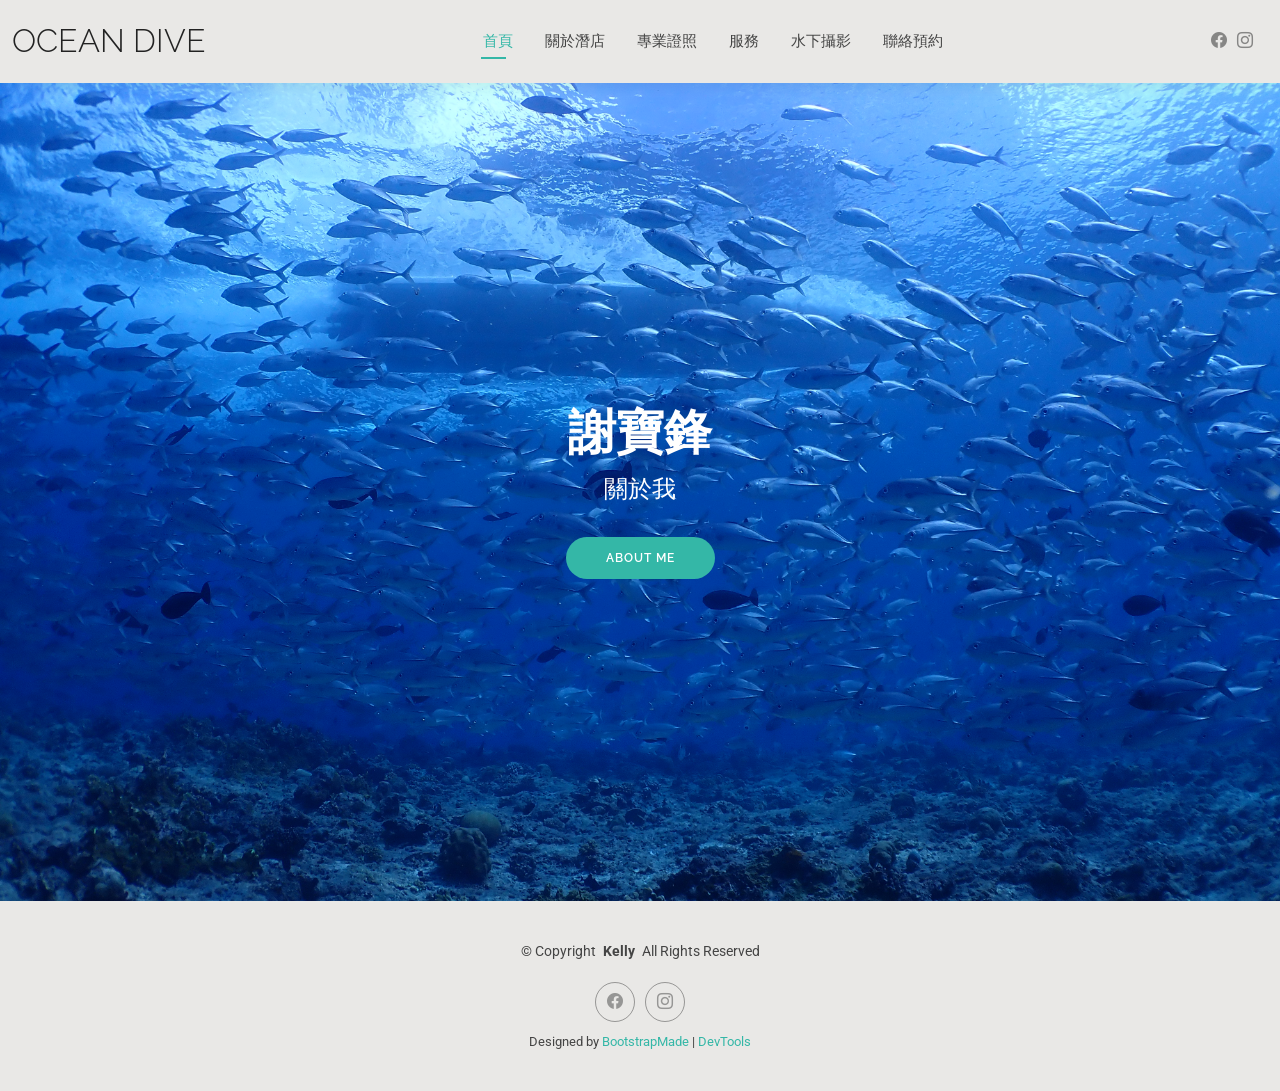
<file: index.html>
<!DOCTYPE html>
<html lang="zh-Hant">

<head>
  <meta charset="utf-8">
  <meta content="width=device-width, initial-scale=1.0" name="viewport">
  <title>Index - Berg</title>
  <meta name="description" content="">
  <meta name="keywords" content="">

  <!-- Favicons -->
  <link href="assets/img/favicon.png" rel="icon">
  <link href="assets/img/apple-touch-icon.png" rel="apple-touch-icon">

  <!-- Fonts -->
  <link href="https://fonts.googleapis.com" rel="preconnect">
  <link href="https://fonts.gstatic.com" rel="preconnect" crossorigin>
  <link href="https://fonts.googleapis.com/css2?family=Roboto:ital,wght@0,100;0,300;0,400;0,500;0,700;0,900;1,100;1,300;1,400;1,500;1,700;1,900&family=Poppins:ital,wght@0,100;0,200;0,300;0,400;0,500;0,600;0,700;0,800;0,900;1,100;1,200;1,300;1,400;1,500;1,600;1,700;1,800;1,900&family=Raleway:ital,wght@0,100;0,200;0,300;0,400;0,500;0,600;0,700;0,800;0,900;1,100;1,200;1,300;1,400;1,500;1,600;1,700;1,800;1,900&display=swap" rel="stylesheet">

  <!-- Vendor CSS Files -->
  <link href="assets/vendor/bootstrap/css/bootstrap.min.css" rel="stylesheet">
  <link href="assets/vendor/bootstrap-icons/bootstrap-icons.css" rel="stylesheet">
  <link href="assets/vendor/aos/aos.css" rel="stylesheet">
  <link href="assets/vendor/swiper/swiper-bundle.min.css" rel="stylesheet">
  <link href="assets/vendor/glightbox/css/glightbox.min.css" rel="stylesheet">

  <!-- Main CSS File -->
  <link href="assets/css/main.css" rel="stylesheet">

  <!-- =======================================================
  * Template Name: Kelly
  * Template URL: https://bootstrapmade.com/kelly-free-bootstrap-cv-resume-html-template/
  * Updated: Aug 07 2024 with Bootstrap v5.3.3
  * Author: BootstrapMade.com
  * License: https://bootstrapmade.com/license/
  ======================================================== -->
</head>

<body class="index-page">

  <header id="header" class="header d-flex align-items-center light-background sticky-top">
    <div class="container-fluid position-relative d-flex align-items-center justify-content-between">

      <a href="index.html" class="logo d-flex align-items-center me-auto me-xl-0">
        <!-- Uncomment the line below if you also wish to use an image logo -->
        <!-- <img src="assets/img/logo.png" alt=""> -->
        <h1 class="sitename">Ocean dive</h1>
      </a>

      <nav id="navmenu" class="navmenu">
        <ul>
          <li><a href="index.html" class="active">首頁</a></li>
          <li><a href="about.html">關於潛店</a></li>
          <li><a href="resume.html">專業證照</a></li>
          <li><a href="services.html">服務</a></li>
          <li><a href="portfolio.html">水下攝影</a></li>
          <li><a href="contact.html">聯絡預約</a></li>
        </ul>
        <i class="mobile-nav-toggle d-xl-none bi bi-list"></i>
      </nav>

      <div class="header-social-links">
        <a href="#" class="facebook"><i class="bi bi-facebook"></i></a>
        <a href="#" class="instagram"><i class="bi bi-instagram"></i></a>
      </div>

    </div>
  </header>

  <main class="main">

    <!-- Hero Section -->
    <section id="hero" class="hero section">

  <img src="assets/img/hero-dive.JPG" alt="" data-aos="fade-in">

      <div class="container text-center" data-aos="zoom-out" data-aos-delay="100">
        <div class="row justify-content-center">
          <div class="col-lg-8">
           <h2 style="color: #ffffff;">謝寶鋒</h2>
            <p>關於我</p>
            <a href="about.html" class="btn-get-started">About Me</a>
          </div>
        </div>
      </div>

    </section><!-- /Hero Section -->

  </main>

  <footer id="footer" class="footer light-background">

    <div class="container">
      <div class="copyright text-center ">
        <p>© <span>Copyright</span> <strong class="px-1 sitename">Kelly</strong> <span>All Rights Reserved<br></span></p>
      </div>
      <div class="social-links d-flex justify-content-center">
        <a href=""><i class="bi bi-facebook"></i></a>
        <a href=""><i class="bi bi-instagram"></i></a>
      </div>
      <div class="credits">
        <!-- All the links in the footer should remain intact. -->
        <!-- You can delete the links only if you've purchased the pro version. -->
        <!-- Licensing information: https://bootstrapmade.com/license/ -->
        <!-- Purchase the pro version with working PHP/AJAX contact form: [buy-url] -->
        Designed by <a href="https://bootstrapmade.com/">BootstrapMade</a> | <a href="https://bootstrapmade.com/tools/">DevTools</a>
      </div>
    </div>

  </footer>

  <!-- Scroll Top -->
  <a href="#" id="scroll-top" class="scroll-top d-flex align-items-center justify-content-center"><i class="bi bi-arrow-up-short"></i></a>

  <!-- Preloader -->
  <div id="preloader"></div>

  <!-- Vendor JS Files -->
  <script src="assets/vendor/bootstrap/js/bootstrap.bundle.min.js"></script>
  <script src="assets/vendor/php-email-form/validate.js"></script>
  <script src="assets/vendor/aos/aos.js"></script>
  <script src="assets/vendor/waypoints/noframework.waypoints.js"></script>
  <script src="assets/vendor/purecounter/purecounter_vanilla.js"></script>
  <script src="assets/vendor/swiper/swiper-bundle.min.js"></script>
  <script src="assets/vendor/glightbox/js/glightbox.min.js"></script>
  <script src="assets/vendor/imagesloaded/imagesloaded.pkgd.min.js"></script>
  <script src="assets/vendor/isotope-layout/isotope.pkgd.min.js"></script>

  <!-- Main JS File -->
  <script src="assets/js/main.js"></script>

</body>

</html>
</file>
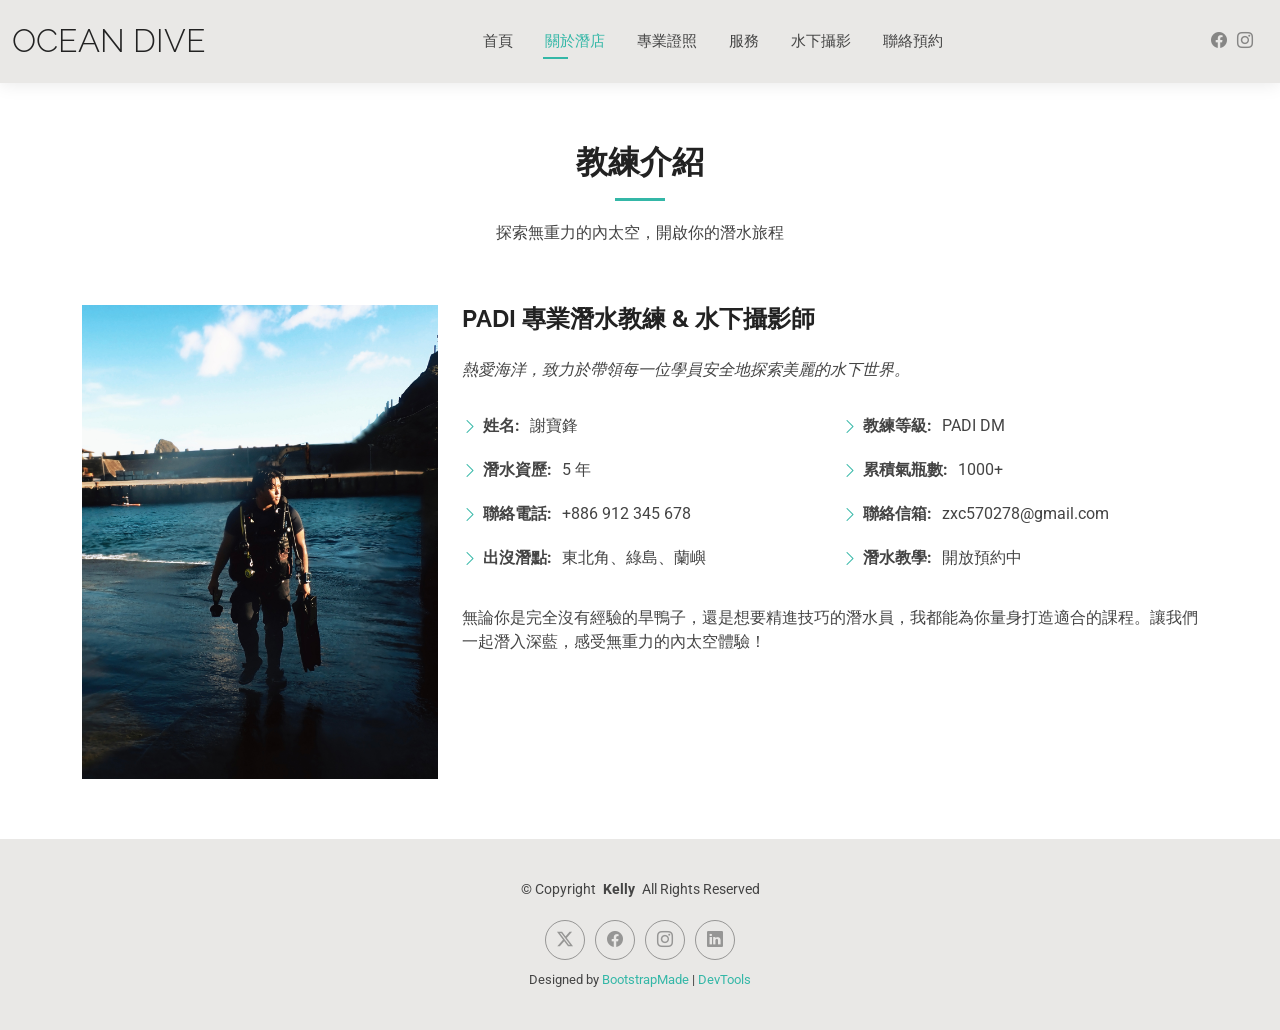
<file: about.html>
<!DOCTYPE html>
<html lang="en">

<head>
  <meta charset="utf-8">
  <meta content="width=device-width, initial-scale=1.0" name="viewport">
  <title>About - Kelly Bootstrap Template</title>
  <meta name="description" content="">
  <meta name="keywords" content="">

  <!-- Favicons -->
  <link href="assets/img/favicon.png" rel="icon">
  <link href="assets/img/apple-touch-icon.png" rel="apple-touch-icon">

  <!-- Fonts -->
  <link href="https://fonts.googleapis.com" rel="preconnect">
  <link href="https://fonts.gstatic.com" rel="preconnect" crossorigin>
  <link href="https://fonts.googleapis.com/css2?family=Roboto:ital,wght@0,100;0,300;0,400;0,500;0,700;0,900;1,100;1,300;1,400;1,500;1,700;1,900&family=Poppins:ital,wght@0,100;0,200;0,300;0,400;0,500;0,600;0,700;0,800;0,900;1,100;1,200;1,300;1,400;1,500;1,600;1,700;1,800;1,900&family=Raleway:ital,wght@0,100;0,200;0,300;0,400;0,500;0,600;0,700;0,800;0,900;1,100;1,200;1,300;1,400;1,500;1,600;1,700;1,800;1,900&display=swap" rel="stylesheet">

  <!-- Vendor CSS Files -->
  <link href="assets/vendor/bootstrap/css/bootstrap.min.css" rel="stylesheet">
  <link href="assets/vendor/bootstrap-icons/bootstrap-icons.css" rel="stylesheet">
  <link href="assets/vendor/aos/aos.css" rel="stylesheet">
  <link href="assets/vendor/swiper/swiper-bundle.min.css" rel="stylesheet">
  <link href="assets/vendor/glightbox/css/glightbox.min.css" rel="stylesheet">

  <!-- Main CSS File -->
  <link href="assets/css/main.css" rel="stylesheet">

  <!-- =======================================================
  * Template Name: Kelly
  * Template URL: https://bootstrapmade.com/kelly-free-bootstrap-cv-resume-html-template/
  * Updated: Aug 07 2024 with Bootstrap v5.3.3
  * Author: BootstrapMade.com
  * License: https://bootstrapmade.com/license/
  ======================================================== -->
</head>

<body class="about-page">

  <header id="header" class="header d-flex align-items-center light-background sticky-top">
    <div class="container-fluid position-relative d-flex align-items-center justify-content-between">

      <a href="index.html" class="logo d-flex align-items-center me-auto me-xl-0">
        <!-- Uncomment the line below if you also wish to use an image logo -->
        <!-- <img src="assets/img/logo.png" alt=""> -->
        <h1 class="sitename">Ocean dive</h1>
      </a>

      <nav id="navmenu" class="navmenu">
        <ul>
          <li><a href="index.html">首頁</a></li>
          <li><a href="about.html" class="active">關於潛店</a></li>
          <li><a href="resume.html">專業證照</a></li>
          <li><a href="services.html">服務</a></li>
          <li><a href="portfolio.html">水下攝影</a></li>
          <li><a href="contact.html">聯絡預約</a></li>
        </ul>
        <i class="mobile-nav-toggle d-xl-none bi bi-list"></i>
      </nav>
      <div class="header-social-links">
        <a href="#" class="facebook"><i class="bi bi-facebook"></i></a>
        <a href="#" class="instagram"><i class="bi bi-instagram"></i></a>
      </div>

    </div>
  </header>

 <main class="main">

    <section id="about" class="about section">

      <div class="container section-title" data-aos="fade-up">
        <h2>教練介紹</h2>
        <p>探索無重力的內太空，開啟你的潛水旅程</p>
      </div><div class="container" data-aos="fade-up" data-aos-delay="100">

        <div class="row gy-4 justify-content-center">
          <div class="col-lg-4">
          <img src="assets/img/my-photo.jpg" class="img-fluid" alt="">
          </div>
          <div class="col-lg-8 content">
            <h2>PADI 專業潛水教練 & 水下攝影師</h2>
            <p class="fst-italic py-3">
              熱愛海洋，致力於帶領每一位學員安全地探索美麗的水下世界。
            </p>
            <div class="row">
              <div class="col-lg-6">
                <ul>
                  <li><i class="bi bi-chevron-right"></i> <strong>姓名:</strong> <span>謝寶鋒</span></li>
                  <li><i class="bi bi-chevron-right"></i> <strong>潛水資歷:</strong> <span>5 年</span></li>
                  <li><i class="bi bi-chevron-right"></i> <strong>聯絡電話:</strong> <span>+886 912 345 678</span></li>
                  <li><i class="bi bi-chevron-right"></i> <strong>出沒潛點:</strong> <span>東北角、綠島、蘭嶼</span></li>
                </ul>
              </div>
              <div class="col-lg-6">
                <ul>
                  <li><i class="bi bi-chevron-right"></i> <strong>教練等級:</strong> <span>PADI DM</span></li>
                  <li><i class="bi bi-chevron-right"></i> <strong>累積氣瓶數:</strong> <span>1000+</span></li>
                  <li><i class="bi bi-chevron-right"></i> <strong>聯絡信箱:</strong> <span>zxc570278@gmail.com</span></li>
                  <li><i class="bi bi-chevron-right"></i> <strong>潛水教學:</strong> <span>開放預約中</span></li>
                </ul>
              </div>
            </div>
            <p class="py-3">
              無論你是完全沒有經驗的旱鴨子，還是想要精進技巧的潛水員，我都能為你量身打造適合的課程。讓我們一起潛入深藍，感受無重力的內太空體驗！
            </p>
          </div>
        </div>

      </div>

    </section></main>

  <footer id="footer" class="footer light-background">

    <div class="container">
      <div class="copyright text-center ">
        <p>© <span>Copyright</span> <strong class="px-1 sitename">Kelly</strong> <span>All Rights Reserved<br></span></p>
      </div>
      <div class="social-links d-flex justify-content-center">
        <a href=""><i class="bi bi-twitter-x"></i></a>
        <a href=""><i class="bi bi-facebook"></i></a>
        <a href=""><i class="bi bi-instagram"></i></a>
        <a href=""><i class="bi bi-linkedin"></i></a>
      </div>
      <div class="credits">
        <!-- All the links in the footer should remain intact. -->
        <!-- You can delete the links only if you've purchased the pro version. -->
        <!-- Licensing information: https://bootstrapmade.com/license/ -->
        <!-- Purchase the pro version with working PHP/AJAX contact form: [buy-url] -->
        Designed by <a href="https://bootstrapmade.com/">BootstrapMade</a> | <a href="https://bootstrapmade.com/tools/">DevTools</a>
      </div>
    </div>

  </footer>

  <!-- Scroll Top -->
  <a href="#" id="scroll-top" class="scroll-top d-flex align-items-center justify-content-center"><i class="bi bi-arrow-up-short"></i></a>

  <!-- Preloader -->
  <div id="preloader"></div>

  <!-- Vendor JS Files -->
  <script src="assets/vendor/bootstrap/js/bootstrap.bundle.min.js"></script>
  <script src="assets/vendor/php-email-form/validate.js"></script>
  <script src="assets/vendor/aos/aos.js"></script>
  <script src="assets/vendor/waypoints/noframework.waypoints.js"></script>
  <script src="assets/vendor/purecounter/purecounter_vanilla.js"></script>
  <script src="assets/vendor/swiper/swiper-bundle.min.js"></script>
  <script src="assets/vendor/glightbox/js/glightbox.min.js"></script>
  <script src="assets/vendor/imagesloaded/imagesloaded.pkgd.min.js"></script>
  <script src="assets/vendor/isotope-layout/isotope.pkgd.min.js"></script>

  <!-- Main JS File -->
  <script src="assets/js/main.js"></script>

</body>

</html>
</file>
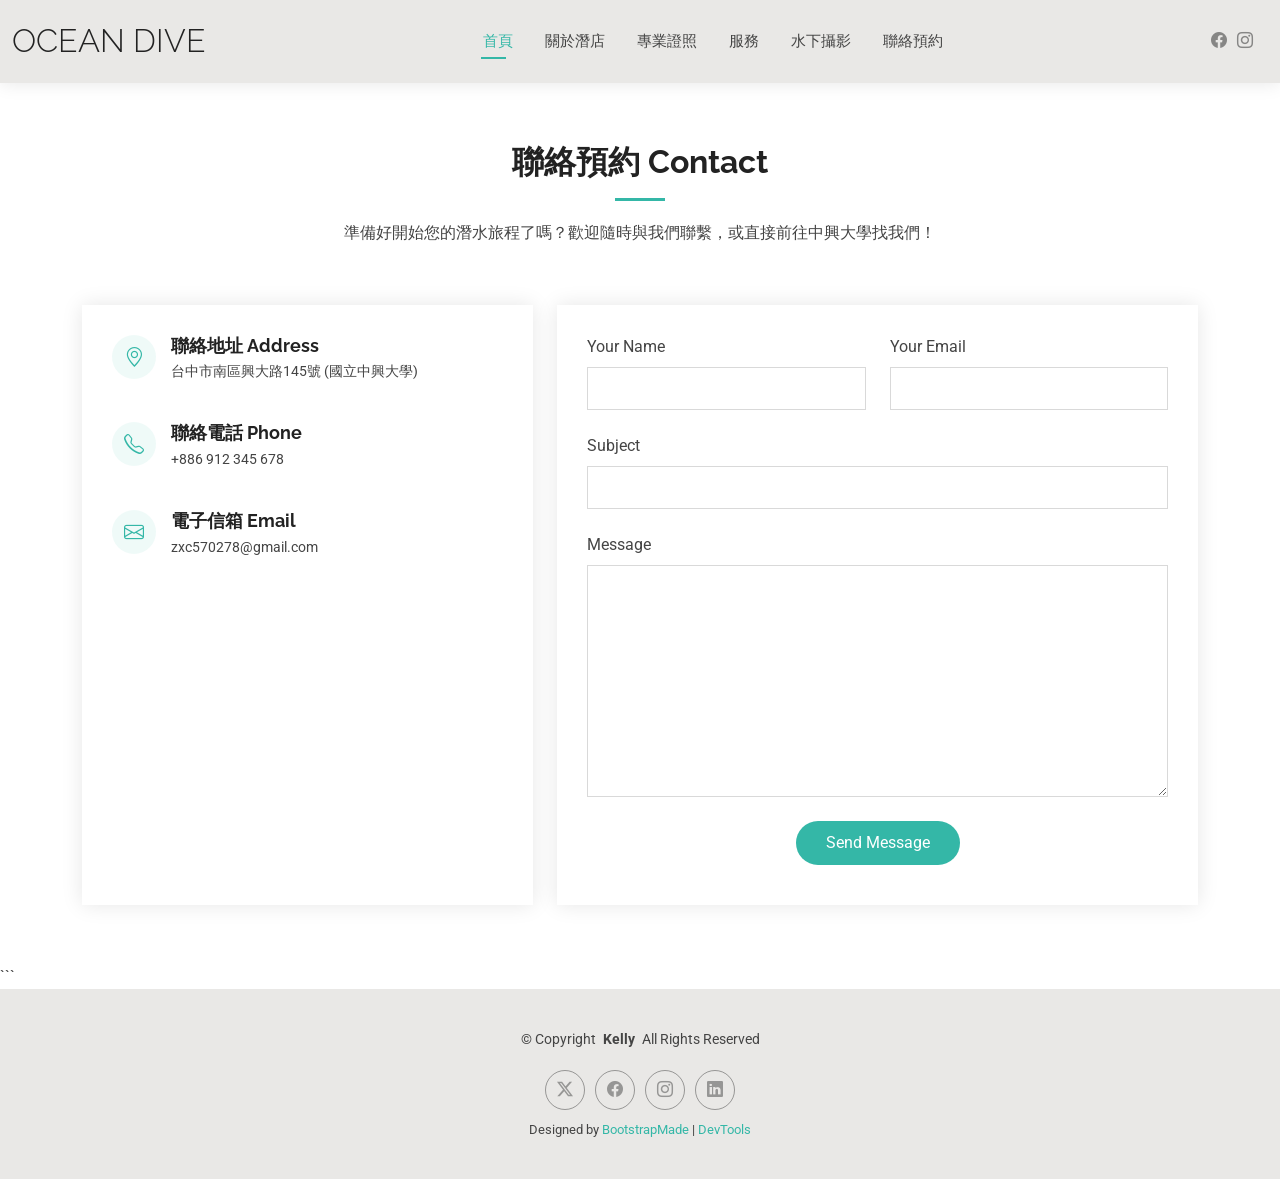
<file: contact.html>
<!DOCTYPE html>
<html lang="en">

<head>
  <meta charset="utf-8">
  <meta content="width=device-width, initial-scale=1.0" name="viewport">
  <title>Contact - Kelly Bootstrap Template</title>
  <meta name="description" content="">
  <meta name="keywords" content="">

  <!-- Favicons -->
  <link href="assets/img/favicon.png" rel="icon">
  <link href="assets/img/apple-touch-icon.png" rel="apple-touch-icon">

  <!-- Fonts -->
  <link href="https://fonts.googleapis.com" rel="preconnect">
  <link href="https://fonts.gstatic.com" rel="preconnect" crossorigin>
  <link href="https://fonts.googleapis.com/css2?family=Roboto:ital,wght@0,100;0,300;0,400;0,500;0,700;0,900;1,100;1,300;1,400;1,500;1,700;1,900&family=Poppins:ital,wght@0,100;0,200;0,300;0,400;0,500;0,600;0,700;0,800;0,900;1,100;1,200;1,300;1,400;1,500;1,600;1,700;1,800;1,900&family=Raleway:ital,wght@0,100;0,200;0,300;0,400;0,500;0,600;0,700;0,800;0,900;1,100;1,200;1,300;1,400;1,500;1,600;1,700;1,800;1,900&display=swap" rel="stylesheet">

  <!-- Vendor CSS Files -->
  <link href="assets/vendor/bootstrap/css/bootstrap.min.css" rel="stylesheet">
  <link href="assets/vendor/bootstrap-icons/bootstrap-icons.css" rel="stylesheet">
  <link href="assets/vendor/aos/aos.css" rel="stylesheet">
  <link href="assets/vendor/swiper/swiper-bundle.min.css" rel="stylesheet">
  <link href="assets/vendor/glightbox/css/glightbox.min.css" rel="stylesheet">

  <!-- Main CSS File -->
  <link href="assets/css/main.css" rel="stylesheet">

  <!-- =======================================================
  * Template Name: Kelly
  * Template URL: https://bootstrapmade.com/kelly-free-bootstrap-cv-resume-html-template/
  * Updated: Aug 07 2024 with Bootstrap v5.3.3
  * Author: BootstrapMade.com
  * License: https://bootstrapmade.com/license/
  ======================================================== -->
</head>

<body class="contact-page">

  <header id="header" class="header d-flex align-items-center light-background sticky-top">
    <div class="container-fluid position-relative d-flex align-items-center justify-content-between">

      <a href="index.html" class="logo d-flex align-items-center me-auto me-xl-0">
        <!-- Uncomment the line below if you also wish to use an image logo -->
        <!-- <img src="assets/img/logo.png" alt=""> -->
        <h1 class="sitename">Ocean dive</h1>
      </a>

      <nav id="navmenu" class="navmenu">
        <ul>
          <li><a href="index.html" class="active">首頁</a></li>
          <li><a href="about.html">關於潛店</a></li>
          <li><a href="resume.html">專業證照</a></li>
          <li><a href="services.html">服務</a></li>
          <li><a href="portfolio.html">水下攝影</a></li>
          <li><a href="contact.html">聯絡預約</a></li>
        </ul>
        <i class="mobile-nav-toggle d-xl-none bi bi-list"></i>
      </nav>

      <div class="header-social-links">
        <a href="#" class="facebook"><i class="bi bi-facebook"></i></a>
        <a href="#" class="instagram"><i class="bi bi-instagram"></i></a>
      </div>

    </div>
  </header>
  <main class="main">

    <!-- Contact Section -->
 <section id="contact" class="contact section">

      <div class="container section-title" data-aos="fade-up">
        <h2>聯絡預約 Contact</h2>
        <p>準備好開始您的潛水旅程了嗎？歡迎隨時與我們聯繫，或直接前往中興大學找我們！</p>
      </div><div class="container" data-aos="fade-up" data-aos-delay="100">

        <div class="row gy-4">

          <div class="col-lg-5">
            <div class="info-wrap">
              <div class="info-item d-flex" data-aos="fade-up" data-aos-delay="200">
                <i class="bi bi-geo-alt flex-shrink-0"></i>
                <div>
                  <h3>聯絡地址 Address</h3>
                  <p>台中市南區興大路145號 (國立中興大學)</p>
                </div>
              </div><div class="info-item d-flex" data-aos="fade-up" data-aos-delay="300">
                <i class="bi bi-telephone flex-shrink-0"></i>
                <div>
                  <h3>聯絡電話 Phone</h3>
                  <p>+886 912 345 678</p>
                </div>
              </div><div class="info-item d-flex" data-aos="fade-up" data-aos-delay="400">
                <i class="bi bi-envelope flex-shrink-0"></i>
                <div>
                  <h3>電子信箱 Email</h3>
                  <p>zxc570278@gmail.com</p>
                </div>
              </div><iframe src="https://maps.google.com/maps?q=國立中興大學&t=&z=15&ie=UTF8&iwloc=&output=embed" frameborder="0" style="border:0; width: 100%; height: 270px;" allowfullscreen="" loading="lazy" referrerpolicy="no-referrer-when-downgrade"></iframe>
            </div>
          </div>

          <div class="col-lg-7">
            <form id="google-contact-form" action="https://script.google.com/macros/s/AKfycbwGJ1cRRqov7ci-wfyNhkUcgDlujw-VP6YR_m8OuPz4LKsk-zup1YYqDskVUNm5nnf_/exec" method="post" class="php-email-form" data-aos="fade-up" data-aos-delay="200">
              <div class="row gy-4">

                <div class="col-md-6">
                  <label for="name-field" class="pb-2">Your Name</label>
                  <input type="text" name="name" id="name-field" class="form-control" required="">
                </div>

                <div class="col-md-6">
                  <label for="email-field" class="pb-2">Your Email</label>
                  <input type="email" class="form-control" name="email" id="email-field" required="">
                </div>

                <div class="col-md-12">
                  <label for="subject-field" class="pb-2">Subject</label>
                  <input type="text" class="form-control" name="subject" id="subject-field" required="">
                </div>

                <div class="col-md-12">
                  <label for="message-field" class="pb-2">Message</label>
                  <textarea class="form-control" name="message" rows="10" id="message-field" required=""></textarea>
                </div>

                <div class="col-md-12 text-center">
                  <div class="loading">Loading</div>
                  <div class="error-message" style="display:none !important;"></div>
                  <div class="sent-message">Your message has been sent. Thank you!</div>
                  <button type="submit">Send Message</button>
                </div>

              </div>
            </form>
          </div></div>

      </div>

    </section>```

  </main>

  <footer id="footer" class="footer light-background">

    <div class="container">
      <div class="copyright text-center ">
        <p>© <span>Copyright</span> <strong class="px-1 sitename">Kelly</strong> <span>All Rights Reserved<br></span></p>
      </div>
      <div class="social-links d-flex justify-content-center">
        <a href=""><i class="bi bi-twitter-x"></i></a>
        <a href=""><i class="bi bi-facebook"></i></a>
        <a href=""><i class="bi bi-instagram"></i></a>
        <a href=""><i class="bi bi-linkedin"></i></a>
      </div>
      <div class="credits">
        <!-- All the links in the footer should remain intact. -->
        <!-- You can delete the links only if you've purchased the pro version. -->
        <!-- Licensing information: https://bootstrapmade.com/license/ -->
        <!-- Purchase the pro version with working PHP/AJAX contact form: [buy-url] -->
        Designed by <a href="https://bootstrapmade.com/">BootstrapMade</a> | <a href="https://bootstrapmade.com/tools/">DevTools</a>
      </div>
    </div>

  </footer>

  <!-- Scroll Top -->
  <a href="#" id="scroll-top" class="scroll-top d-flex align-items-center justify-content-center"><i class="bi bi-arrow-up-short"></i></a>

  <!-- Preloader -->
  <div id="preloader"></div>

  <!-- Vendor JS Files -->
  <script src="assets/vendor/bootstrap/js/bootstrap.bundle.min.js"></script>

  <script src="assets/vendor/aos/aos.js"></script>
  <script src="assets/vendor/waypoints/noframework.waypoints.js"></script>
  <script src="assets/vendor/purecounter/purecounter_vanilla.js"></script>
  <script src="assets/vendor/swiper/swiper-bundle.min.js"></script>
  <script src="assets/vendor/glightbox/js/glightbox.min.js"></script>
  <script src="assets/vendor/imagesloaded/imagesloaded.pkgd.min.js"></script>
  <script src="assets/vendor/isotope-layout/isotope.pkgd.min.js"></script>

  <!-- Main JS File -->
  <script src="assets/js/main.js"></script>
<script>
    document.getElementById('google-contact-form').addEventListener('submit', function(e) {
      e.preventDefault(); // 阻止網頁跳轉
      
      var form = this;
      var loading = form.querySelector('.loading');
      var errorMessage = form.querySelector('.error-message');
      var sentMessage = form.querySelector('.sent-message');
      
      // 顯示 Loading，隱藏其他提示
      loading.style.display = 'block';
      errorMessage.style.display = 'none';
      sentMessage.style.display = 'none';
      
      // 封裝表單資料
      var formData = new FormData(form);
      var searchParams = new URLSearchParams();
      for (var pair of formData) {
          searchParams.append(pair[0], pair[1]);
      }
      
      // 用 fetch 發送 POST 請求到 Google GAS
      fetch(form.action, {
          method: 'POST',
          body: searchParams,
          mode: 'no-cors', // 🌟 強制通關模式，防止瀏覽器阻擋
          headers: {
              'Content-Type': 'application/x-www-form-urlencoded'
          }
      })
      .then(() => {
          // 資料成功寫入 Google 試算表後執行的動作
          loading.style.display = 'none';
          sentMessage.style.display = 'block'; // 直接顯示綠色成功畫面
          form.reset(); // 清空表單
      })
      .catch(error => {
          loading.style.display = 'none';
          errorMessage.textContent = '連線錯誤：' + error;
          errorMessage.style.display = 'block';
      });
    });
  </script>
</body>

</html>
</file>
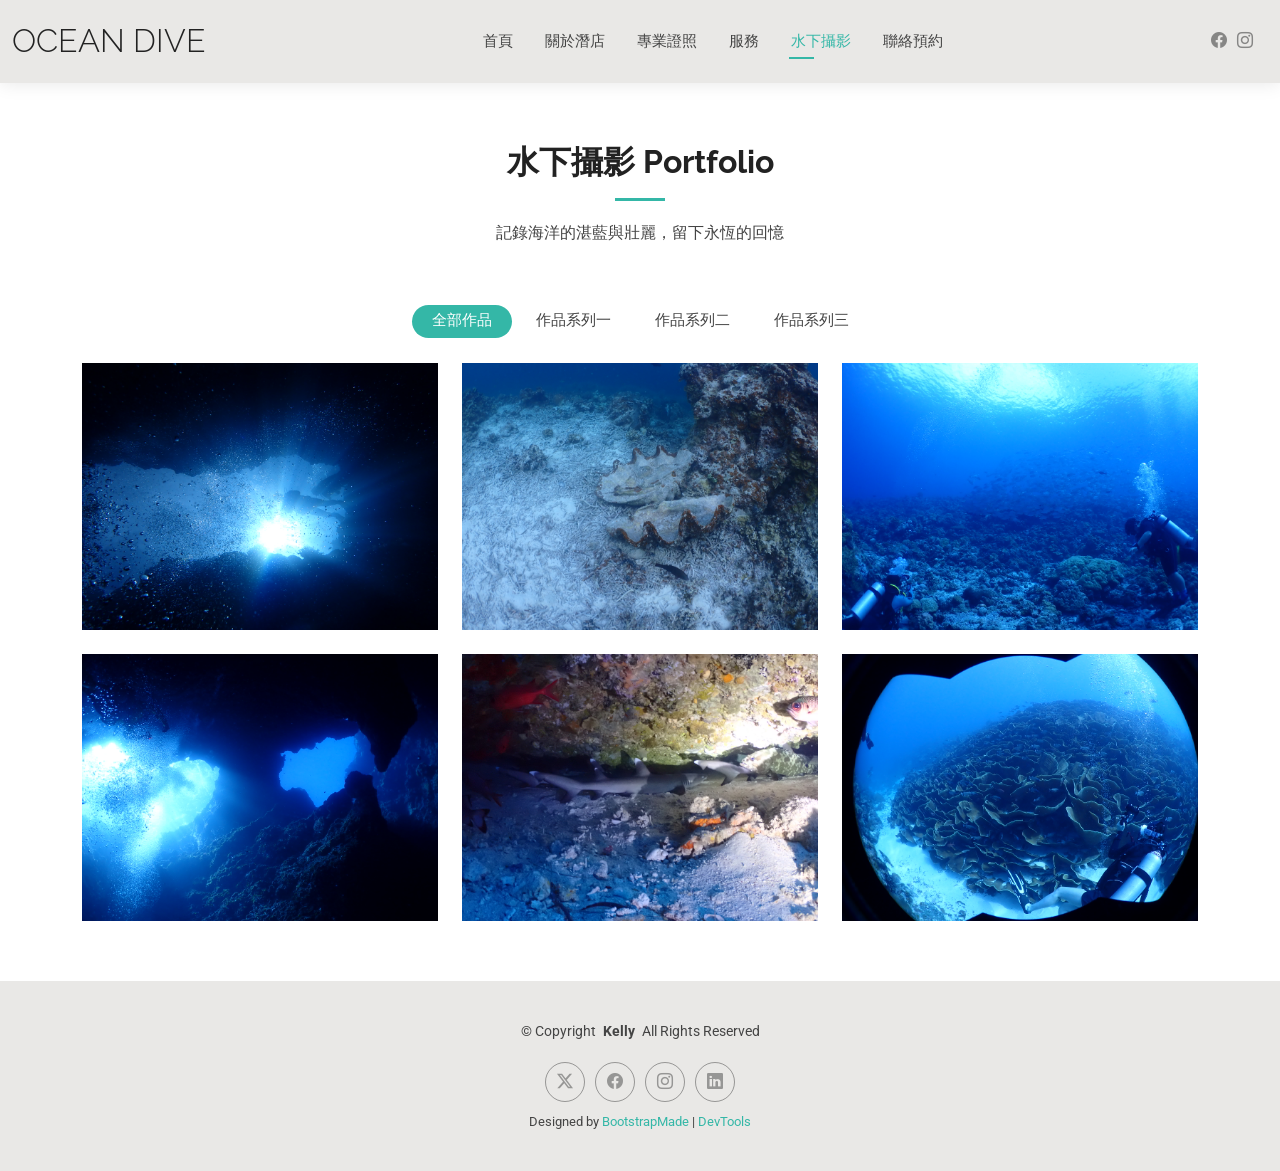
<file: portfolio-details.html>
<!DOCTYPE html>
<html lang="en">

<head>
  <meta charset="utf-8">
  <meta content="width=device-width, initial-scale=1.0" name="viewport">
  <title>Portfolio Details - Kelly Bootstrap Template</title>
  <meta name="description" content="">
  <meta name="keywords" content="">

  <!-- Favicons -->
  <link href="assets/img/favicon.png" rel="icon">
  <link href="assets/img/apple-touch-icon.png" rel="apple-touch-icon">

  <!-- Fonts -->
  <link href="https://fonts.googleapis.com" rel="preconnect">
  <link href="https://fonts.gstatic.com" rel="preconnect" crossorigin>
  <link href="https://fonts.googleapis.com/css2?family=Roboto:ital,wght@0,100;0,300;0,400;0,500;0,700;0,900;1,100;1,300;1,400;1,500;1,700;1,900&family=Poppins:ital,wght@0,100;0,200;0,300;0,400;0,500;0,600;0,700;0,800;0,900;1,100;1,200;1,300;1,400;1,500;1,600;1,700;1,800;1,900&family=Raleway:ital,wght@0,100;0,200;0,300;0,400;0,500;0,600;0,700;0,800;0,900;1,100;1,200;1,300;1,400;1,500;1,600;1,700;1,800;1,900&display=swap" rel="stylesheet">

  <!-- Vendor CSS Files -->
  <link href="assets/vendor/bootstrap/css/bootstrap.min.css" rel="stylesheet">
  <link href="assets/vendor/bootstrap-icons/bootstrap-icons.css" rel="stylesheet">
  <link href="assets/vendor/aos/aos.css" rel="stylesheet">
  <link href="assets/vendor/swiper/swiper-bundle.min.css" rel="stylesheet">
  <link href="assets/vendor/glightbox/css/glightbox.min.css" rel="stylesheet">

  <!-- Main CSS File -->
  <link href="assets/css/main.css" rel="stylesheet">

  <!-- =======================================================
  * Template Name: Kelly
  * Template URL: https://bootstrapmade.com/kelly-free-bootstrap-cv-resume-html-template/
  * Updated: Aug 07 2024 with Bootstrap v5.3.3
  * Author: BootstrapMade.com
  * License: https://bootstrapmade.com/license/
  ======================================================== -->
</head>

<body class="portfolio-details-page">

 <header id="header" class="header d-flex align-items-center light-background sticky-top">
    <div class="container-fluid position-relative d-flex align-items-center justify-content-between">

      <a href="index.html" class="logo d-flex align-items-center me-auto me-xl-0">
        <h1 class="sitename">Ocean dive</h1>
      </a>

    <nav id="navmenu" class="navmenu">
        <ul>
          <li><a href="index.html">首頁</a></li>
          <li><a href="about.html">關於潛店</a></li>
          <li><a href="resume.html">專業證照</a></li>
          <li><a href="services.html">服務</a></li>
          <li><a href="portfolio.html" class="active">水下攝影</a></li>
          <li><a href="contact.html">聯絡預約</a></li>
        </ul>
        <i class="mobile-nav-toggle d-xl-none bi bi-list"></i>
      </nav>

      <div class="header-social-links">
        <a href="#" class="facebook"><i class="bi bi-facebook"></i></a>
        <a href="#" class="instagram"><i class="bi bi-instagram"></i></a>
      </div>

    </div>
  </header>

 <main class="main">

    <section id="portfolio" class="portfolio section">

      <div class="container section-title" data-aos="fade-up">
        <h2>水下攝影 Portfolio</h2>
        <p>記錄海洋的湛藍與壯麗，留下永恆的回憶</p>
      </div><div class="container">

        <div class="isotope-layout" data-default-filter="*" data-layout="masonry" data-sort="original-order">

          <ul class="portfolio-filters isotope-filters" data-aos="fade-up" data-aos-delay="100">
            <li data-filter="*" class="filter-active">全部作品</li>
            <li data-filter=".filter-1">作品系列一</li>
            <li data-filter=".filter-2">作品系列二</li>
            <li data-filter=".filter-3">作品系列三</li>
          </ul><div class="row gy-4 isotope-container" data-aos="fade-up" data-aos-delay="200">

            <div class="col-lg-4 col-md-6 portfolio-item isotope-item filter-1">
              <img src="assets/img/masonry-portfolio/masonry-portfolio-1.JPG" class="img-fluid" alt="">
              <div class="portfolio-info">
                <h4>精選作品 1</h4>
                <p>水下攝影紀錄</p>
                <a href="assets/img/masonry-portfolio/masonry-portfolio-1.JPG" title="精選作品 1" data-gallery="portfolio-gallery-1" class="glightbox preview-link"><i class="bi bi-zoom-in"></i></a>
              </div>
            </div><div class="col-lg-4 col-md-6 portfolio-item isotope-item filter-2">
              <img src="assets/img/masonry-portfolio/masonry-portfolio-2.JPG" class="img-fluid" alt="">
              <div class="portfolio-info">
                <h4>精選作品 2</h4>
                <p>水下攝影紀錄</p>
                <a href="assets/img/masonry-portfolio/masonry-portfolio-2.JPG" title="精選作品 2" data-gallery="portfolio-gallery-2" class="glightbox preview-link"><i class="bi bi-zoom-in"></i></a>
              </div>
            </div><div class="col-lg-4 col-md-6 portfolio-item isotope-item filter-3">
              <img src="assets/img/masonry-portfolio/masonry-portfolio-3.JPG" class="img-fluid" alt="">
              <div class="portfolio-info">
                <h4>精選作品 3</h4>
                <p>水下攝影紀錄</p>
                <a href="assets/img/masonry-portfolio/masonry-portfolio-3.JPG" title="精選作品 3" data-gallery="portfolio-gallery-3" class="glightbox preview-link"><i class="bi bi-zoom-in"></i></a>
              </div>
            </div><div class="col-lg-4 col-md-6 portfolio-item isotope-item filter-1">
              <img src="assets/img/masonry-portfolio/masonry-portfolio-4.JPG" class="img-fluid" alt="">
              <div class="portfolio-info">
                <h4>精選作品 4</h4>
                <p>水下攝影紀錄</p>
                <a href="assets/img/masonry-portfolio/masonry-portfolio-4.JPG" title="精選作品 4" data-gallery="portfolio-gallery-1" class="glightbox preview-link"><i class="bi bi-zoom-in"></i></a>
              </div>
            </div><div class="col-lg-4 col-md-6 portfolio-item isotope-item filter-2">
              <img src="assets/img/masonry-portfolio/masonry-portfolio-5.JPG" class="img-fluid" alt="">
              <div class="portfolio-info">
                <h4>精選作品 5</h4>
                <p>水下攝影紀錄</p>
                <a href="assets/img/masonry-portfolio/masonry-portfolio-5.JPG" title="精選作品 5" data-gallery="portfolio-gallery-2" class="glightbox preview-link"><i class="bi bi-zoom-in"></i></a>
              </div>
            </div><div class="col-lg-4 col-md-6 portfolio-item isotope-item filter-3">
              <img src="assets/img/masonry-portfolio/masonry-portfolio-6.JPG" class="img-fluid" alt="">
              <div class="portfolio-info">
                <h4>精選作品 6</h4>
                <p>水下攝影紀錄</p>
                <a href="assets/img/masonry-portfolio/masonry-portfolio-6.JPG" title="精選作品 6" data-gallery="portfolio-gallery-3" class="glightbox preview-link"><i class="bi bi-zoom-in"></i></a>
              </div>
            </div></div></div>

      </div>

    </section></main>
  </main>

  <footer id="footer" class="footer light-background">

    <div class="container">
      <div class="copyright text-center ">
        <p>© <span>Copyright</span> <strong class="px-1 sitename">Kelly</strong> <span>All Rights Reserved<br></span></p>
      </div>
      <div class="social-links d-flex justify-content-center">
        <a href=""><i class="bi bi-twitter-x"></i></a>
        <a href=""><i class="bi bi-facebook"></i></a>
        <a href=""><i class="bi bi-instagram"></i></a>
        <a href=""><i class="bi bi-linkedin"></i></a>
      </div>
      <div class="credits">
        <!-- All the links in the footer should remain intact. -->
        <!-- You can delete the links only if you've purchased the pro version. -->
        <!-- Licensing information: https://bootstrapmade.com/license/ -->
        <!-- Purchase the pro version with working PHP/AJAX contact form: [buy-url] -->
        Designed by <a href="https://bootstrapmade.com/">BootstrapMade</a> | <a href="https://bootstrapmade.com/tools/">DevTools</a>
      </div>
    </div>

  </footer>

  <!-- Scroll Top -->
  <a href="#" id="scroll-top" class="scroll-top d-flex align-items-center justify-content-center"><i class="bi bi-arrow-up-short"></i></a>

  <!-- Preloader -->
  <div id="preloader"></div>

  <!-- Vendor JS Files -->
  <script src="assets/vendor/bootstrap/js/bootstrap.bundle.min.js"></script>
  <script src="assets/vendor/php-email-form/validate.js"></script>
  <script src="assets/vendor/aos/aos.js"></script>
  <script src="assets/vendor/waypoints/noframework.waypoints.js"></script>
  <script src="assets/vendor/purecounter/purecounter_vanilla.js"></script>
  <script src="assets/vendor/swiper/swiper-bundle.min.js"></script>
  <script src="assets/vendor/glightbox/js/glightbox.min.js"></script>
  <script src="assets/vendor/imagesloaded/imagesloaded.pkgd.min.js"></script>
  <script src="assets/vendor/isotope-layout/isotope.pkgd.min.js"></script>

  <!-- Main JS File -->
  <script src="assets/js/main.js"></script>

</body>

</html>
</file>
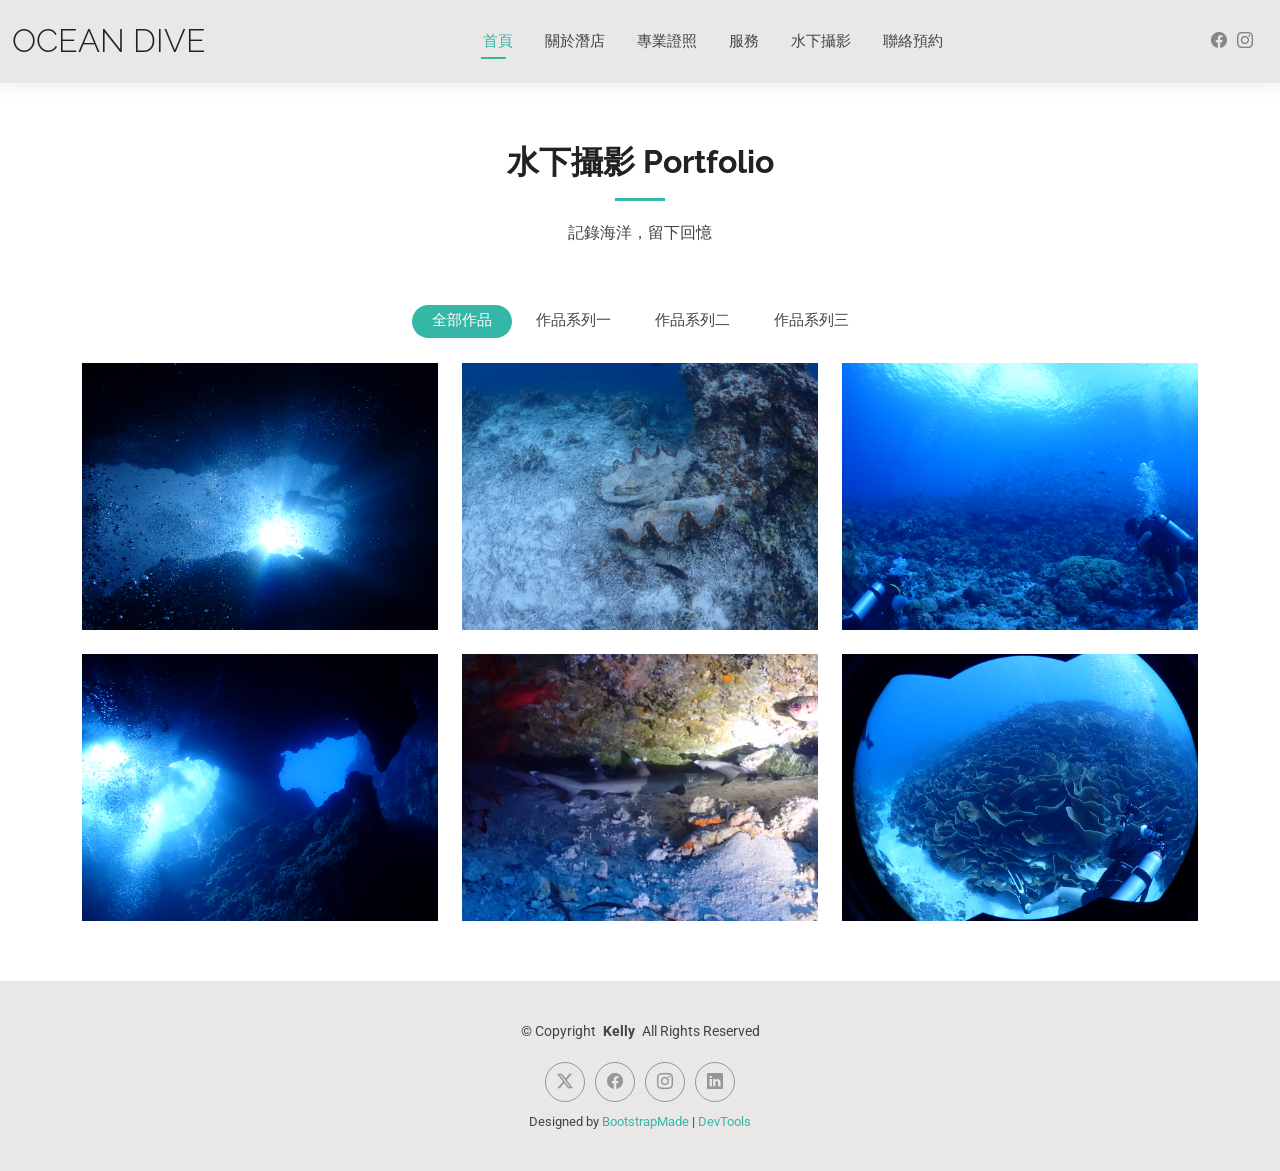
<file: portfolio.html>
<!DOCTYPE html>
<html lang="en">

<head>
  <meta charset="utf-8">
  <meta content="width=device-width, initial-scale=1.0" name="viewport">
  <title>Portfolio - Kelly Bootstrap Template</title>
  <meta name="description" content="">
  <meta name="keywords" content="">

  <!-- Favicons -->
  <link href="assets/img/favicon.png" rel="icon">
  <link href="assets/img/apple-touch-icon.png" rel="apple-touch-icon">

  <!-- Fonts -->
  <link href="https://fonts.googleapis.com" rel="preconnect">
  <link href="https://fonts.gstatic.com" rel="preconnect" crossorigin>
  <link href="https://fonts.googleapis.com/css2?family=Roboto:ital,wght@0,100;0,300;0,400;0,500;0,700;0,900;1,100;1,300;1,400;1,500;1,700;1,900&family=Poppins:ital,wght@0,100;0,200;0,300;0,400;0,500;0,600;0,700;0,800;0,900;1,100;1,200;1,300;1,400;1,500;1,600;1,700;1,800;1,900&family=Raleway:ital,wght@0,100;0,200;0,300;0,400;0,500;0,600;0,700;0,800;0,900;1,100;1,200;1,300;1,400;1,500;1,600;1,700;1,800;1,900&display=swap" rel="stylesheet">

  <!-- Vendor CSS Files -->
  <link href="assets/vendor/bootstrap/css/bootstrap.min.css" rel="stylesheet">
  <link href="assets/vendor/bootstrap-icons/bootstrap-icons.css" rel="stylesheet">
  <link href="assets/vendor/aos/aos.css" rel="stylesheet">
  <link href="assets/vendor/swiper/swiper-bundle.min.css" rel="stylesheet">
  <link href="assets/vendor/glightbox/css/glightbox.min.css" rel="stylesheet">

  <!-- Main CSS File -->
  <link href="assets/css/main.css" rel="stylesheet">

  <!-- =======================================================
  * Template Name: Kelly
  * Template URL: https://bootstrapmade.com/kelly-free-bootstrap-cv-resume-html-template/
  * Updated: Aug 07 2024 with Bootstrap v5.3.3
  * Author: BootstrapMade.com
  * License: https://bootstrapmade.com/license/
  ======================================================== -->
</head>

  <header id="header" class="header d-flex align-items-center light-background sticky-top">
    <div class="container-fluid position-relative d-flex align-items-center justify-content-between">

      <a href="index.html" class="logo d-flex align-items-center me-auto me-xl-0">
        <!-- Uncomment the line below if you also wish to use an image logo -->
        <!-- <img src="assets/img/logo.png" alt=""> -->
        <h1 class="sitename">Ocean dive</h1>
      </a>

      <nav id="navmenu" class="navmenu">
        <ul>
          <li><a href="index.html" class="active">首頁</a></li>
          <li><a href="about.html">關於潛店</a></li>
          <li><a href="resume.html">專業證照</a></li>
          <li><a href="services.html">服務</a></li>
          <li><a href="portfolio.html">水下攝影</a></li>
          <li><a href="contact.html">聯絡預約</a></li>
        </ul>
        <i class="mobile-nav-toggle d-xl-none bi bi-list"></i>
      </nav>

      <div class="header-social-links">
        <a href="#" class="facebook"><i class="bi bi-facebook"></i></a>
        <a href="#" class="instagram"><i class="bi bi-instagram"></i></a>
      </div>

    </div>
  </header>

 <main class="main">

    <section id="portfolio" class="portfolio section">

      <div class="container section-title" data-aos="fade-up">
        <h2>水下攝影 Portfolio</h2>
        <p>記錄海洋，留下回憶</p>
      </div><div class="container">

        <div class="isotope-layout" data-default-filter="*" data-layout="masonry" data-sort="original-order">

          <ul class="portfolio-filters isotope-filters" data-aos="fade-up" data-aos-delay="100">
            <li data-filter="*" class="filter-active">全部作品</li>
            <li data-filter=".filter-1">作品系列一</li>
            <li data-filter=".filter-2">作品系列二</li>
            <li data-filter=".filter-3">作品系列三</li>
          </ul><div class="row gy-4 isotope-container" data-aos="fade-up" data-aos-delay="200">

            <div class="col-lg-4 col-md-6 portfolio-item isotope-item filter-1">
              <img src="assets/img/masonry-portfolio/masonry-portfolio-1.JPG" class="img-fluid" alt="">
              <div class="portfolio-info">
                <h4>精選作品 1</h4>
                <p>水下攝影紀錄</p>
                <a href="assets/img/masonry-portfolio/masonry-portfolio-1.JPG" title="精選作品 1" data-gallery="portfolio-gallery-1" class="glightbox preview-link"><i class="bi bi-zoom-in"></i></a>
              </div>
            </div><div class="col-lg-4 col-md-6 portfolio-item isotope-item filter-2">
              <img src="assets/img/masonry-portfolio/masonry-portfolio-2.JPG" class="img-fluid" alt="">
              <div class="portfolio-info">
                <h4>精選作品 2</h4>
                <p>水下攝影紀錄</p>
                <a href="assets/img/masonry-portfolio/masonry-portfolio-2.JPG" title="精選作品 2" data-gallery="portfolio-gallery-2" class="glightbox preview-link"><i class="bi bi-zoom-in"></i></a>
              </div>
            </div><div class="col-lg-4 col-md-6 portfolio-item isotope-item filter-3">
              <img src="assets/img/masonry-portfolio/masonry-portfolio-3.JPG" class="img-fluid" alt="">
              <div class="portfolio-info">
                <h4>精選作品 3</h4>
                <p>水下攝影紀錄</p>
                <a href="assets/img/masonry-portfolio/masonry-portfolio-3.JPG" title="精選作品 3" data-gallery="portfolio-gallery-3" class="glightbox preview-link"><i class="bi bi-zoom-in"></i></a>
              </div>
            </div><div class="col-lg-4 col-md-6 portfolio-item isotope-item filter-1">
              <img src="assets/img/masonry-portfolio/masonry-portfolio-4.JPG" class="img-fluid" alt="">
              <div class="portfolio-info">
                <h4>精選作品 4</h4>
                <p>水下攝影紀錄</p>
                <a href="assets/img/masonry-portfolio/masonry-portfolio-4.JPG" title="精選作品 4" data-gallery="portfolio-gallery-1" class="glightbox preview-link"><i class="bi bi-zoom-in"></i></a>
              </div>
            </div><div class="col-lg-4 col-md-6 portfolio-item isotope-item filter-2">
              <img src="assets/img/masonry-portfolio/masonry-portfolio-5.JPG" class="img-fluid" alt="">
              <div class="portfolio-info">
                <h4>精選作品 5</h4>
                <p>水下攝影紀錄</p>
                <a href="assets/img/masonry-portfolio/masonry-portfolio-5.JPG" title="精選作品 5" data-gallery="portfolio-gallery-2" class="glightbox preview-link"><i class="bi bi-zoom-in"></i></a>
              </div>
            </div><div class="col-lg-4 col-md-6 portfolio-item isotope-item filter-3">
              <img src="assets/img/masonry-portfolio/masonry-portfolio-6.JPG" class="img-fluid" alt="">
              <div class="portfolio-info">
                <h4>精選作品 6</h4>
                <p>水下攝影紀錄</p>
                <a href="assets/img/masonry-portfolio/masonry-portfolio-6.JPG" title="精選作品 6" data-gallery="portfolio-gallery-3" class="glightbox preview-link"><i class="bi bi-zoom-in"></i></a>
              </div>
            </div></div></div>

      </div>

    </section></main>

  <footer id="footer" class="footer light-background">

    <div class="container">
      <div class="copyright text-center ">
        <p>© <span>Copyright</span> <strong class="px-1 sitename">Kelly</strong> <span>All Rights Reserved<br></span></p>
      </div>
      <div class="social-links d-flex justify-content-center">
        <a href=""><i class="bi bi-twitter-x"></i></a>
        <a href=""><i class="bi bi-facebook"></i></a>
        <a href=""><i class="bi bi-instagram"></i></a>
        <a href=""><i class="bi bi-linkedin"></i></a>
      </div>
      <div class="credits">
        <!-- All the links in the footer should remain intact. -->
        <!-- You can delete the links only if you've purchased the pro version. -->
        <!-- Licensing information: https://bootstrapmade.com/license/ -->
        <!-- Purchase the pro version with working PHP/AJAX contact form: [buy-url] -->
        Designed by <a href="https://bootstrapmade.com/">BootstrapMade</a> | <a href="https://bootstrapmade.com/tools/">DevTools</a>
      </div>
    </div>

  </footer>

  <!-- Scroll Top -->
  <a href="#" id="scroll-top" class="scroll-top d-flex align-items-center justify-content-center"><i class="bi bi-arrow-up-short"></i></a>

  <!-- Preloader -->
  <div id="preloader"></div>

  <!-- Vendor JS Files -->
  <script src="assets/vendor/bootstrap/js/bootstrap.bundle.min.js"></script>
  <script src="assets/vendor/php-email-form/validate.js"></script>
  <script src="assets/vendor/aos/aos.js"></script>
  <script src="assets/vendor/waypoints/noframework.waypoints.js"></script>
  <script src="assets/vendor/purecounter/purecounter_vanilla.js"></script>
  <script src="assets/vendor/swiper/swiper-bundle.min.js"></script>
  <script src="assets/vendor/glightbox/js/glightbox.min.js"></script>
  <script src="assets/vendor/imagesloaded/imagesloaded.pkgd.min.js"></script>
  <script src="assets/vendor/isotope-layout/isotope.pkgd.min.js"></script>

  <!-- Main JS File -->
  <script src="assets/js/main.js"></script>

</body>

</html>
</file>
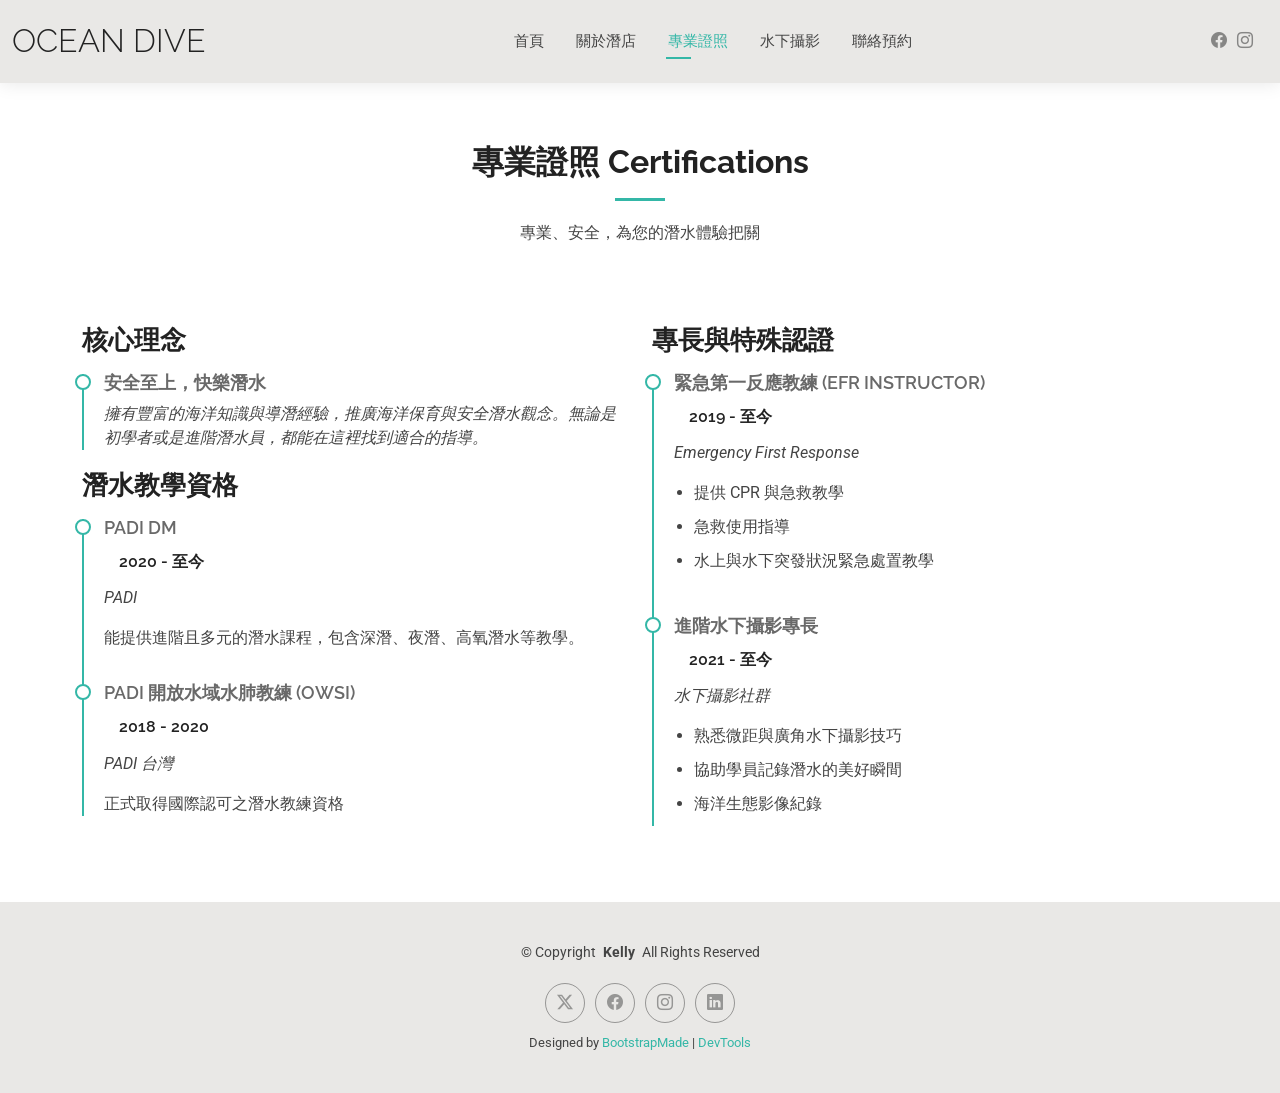
<file: resume.html>
<!DOCTYPE html>
<html lang="en">

<head>
  <meta charset="utf-8">
  <meta content="width=device-width, initial-scale=1.0" name="viewport">
  <title>Resume - Kelly Bootstrap Template</title>
  <meta name="description" content="">
  <meta name="keywords" content="">

  <!-- Favicons -->
  <link href="assets/img/favicon.png" rel="icon">
  <link href="assets/img/apple-touch-icon.png" rel="apple-touch-icon">

  <!-- Fonts -->
  <link href="https://fonts.googleapis.com" rel="preconnect">
  <link href="https://fonts.gstatic.com" rel="preconnect" crossorigin>
  <link href="https://fonts.googleapis.com/css2?family=Roboto:ital,wght@0,100;0,300;0,400;0,500;0,700;0,900;1,100;1,300;1,400;1,500;1,700;1,900&family=Poppins:ital,wght@0,100;0,200;0,300;0,400;0,500;0,600;0,700;0,800;0,900;1,100;1,200;1,300;1,400;1,500;1,600;1,700;1,800;1,900&family=Raleway:ital,wght@0,100;0,200;0,300;0,400;0,500;0,600;0,700;0,800;0,900;1,100;1,200;1,300;1,400;1,500;1,600;1,700;1,800;1,900&display=swap" rel="stylesheet">

  <!-- Vendor CSS Files -->
  <link href="assets/vendor/bootstrap/css/bootstrap.min.css" rel="stylesheet">
  <link href="assets/vendor/bootstrap-icons/bootstrap-icons.css" rel="stylesheet">
  <link href="assets/vendor/aos/aos.css" rel="stylesheet">
  <link href="assets/vendor/swiper/swiper-bundle.min.css" rel="stylesheet">
  <link href="assets/vendor/glightbox/css/glightbox.min.css" rel="stylesheet">

  <!-- Main CSS File -->
  <link href="assets/css/main.css" rel="stylesheet">

  <!-- =======================================================
  * Template Name: Kelly
  * Template URL: https://bootstrapmade.com/kelly-free-bootstrap-cv-resume-html-template/
  * Updated: Aug 07 2024 with Bootstrap v5.3.3
  * Author: BootstrapMade.com
  * License: https://bootstrapmade.com/license/
  ======================================================== -->
</head>

<body class="resume-page">

   <header id="header" class="header d-flex align-items-center light-background sticky-top">
    <div class="container-fluid position-relative d-flex align-items-center justify-content-between">

      <a href="index.html" class="logo d-flex align-items-center me-auto me-xl-0">
        <!-- Uncomment the line below if you also wish to use an image logo -->
        <!-- <img src="assets/img/logo.png" alt=""> -->
        <h1 class="sitename">Ocean dive</h1>
      </a>

    <nav id="navmenu" class="navmenu">
        <ul>
          <li><a href="index.html">首頁</a></li>
          <li><a href="about.html">關於潛店</a></li>
          <li><a href="resume.html" class="active">專業證照</a></li>
          <li><a href="portfolio.html">水下攝影</a></li>
          <li><a href="contact.html">聯絡預約</a></li>
        </ul>
        <i class="mobile-nav-toggle d-xl-none bi bi-list"></i>
      </nav>

      <div class="header-social-links">
        <a href="#" class="facebook"><i class="bi bi-facebook"></i></a>
        <a href="#" class="instagram"><i class="bi bi-instagram"></i></a>
      </div>

    </div>
  </header>

 <main class="main">

    <section id="resume" class="resume section">

      <div class="container section-title" data-aos="fade-up">
        <h2>專業證照 Certifications</h2>
        <p>專業、安全，為您的潛水體驗把關</p>
      </div><div class="container">

        <div class="row">

          <div class="col-lg-6" data-aos="fade-up" data-aos-delay="100">
            <h3 class="resume-title">核心理念</h3>

            <div class="resume-item pb-0">
              <h4>安全至上，快樂潛水</h4>
              <p><em>擁有豐富的海洋知識與導潛經驗，推廣海洋保育與安全潛水觀念。無論是初學者或是進階潛水員，都能在這裡找到適合的指導。</em></p>
            </div><h3 class="resume-title">潛水教學資格</h3>
            <div class="resume-item">
              <h4>PADI DM</h4>
              <h5>2020 - 至今</h5>
              <p><em>PADI </em></p>
              <p>能提供進階且多元的潛水課程，包含深潛、夜潛、高氧潛水等教學。</p>
            </div><div class="resume-item">
              <h4>PADI 開放水域水肺教練 (OWSI)</h4>
              <h5>2018 - 2020</h5>
              <p><em>PADI 台灣</em></p>
              <p>正式取得國際認可之潛水教練資格</p>
            </div></div>

          <div class="col-lg-6" data-aos="fade-up" data-aos-delay="200">
            <h3 class="resume-title">專長與特殊認證</h3>
            <div class="resume-item">
              <h4>緊急第一反應教練 (EFR Instructor)</h4>
              <h5>2019 - 至今</h5>
              <p><em>Emergency First Response</em></p>
              <ul>
                <li>提供 CPR 與急救教學</li>
                <li>急救使用指導</li>
                <li>水上與水下突發狀況緊急處置教學</li>
              </ul>
            </div><div class="resume-item">
              <h4>進階水下攝影專長</h4>
              <h5>2021 - 至今</h5>
              <p><em>水下攝影社群</em></p>
              <ul>
                <li>熟悉微距與廣角水下攝影技巧</li>
                <li>協助學員記錄潛水的美好瞬間</li>
                <li>海洋生態影像紀錄</li>
              </ul>
            </div></div>

        </div>

      </div>

    </section></main>

  <footer id="footer" class="footer light-background">

    <div class="container">
      <div class="copyright text-center ">
        <p>© <span>Copyright</span> <strong class="px-1 sitename">Kelly</strong> <span>All Rights Reserved<br></span></p>
      </div>
      <div class="social-links d-flex justify-content-center">
        <a href=""><i class="bi bi-twitter-x"></i></a>
        <a href=""><i class="bi bi-facebook"></i></a>
        <a href=""><i class="bi bi-instagram"></i></a>
        <a href=""><i class="bi bi-linkedin"></i></a>
      </div>
      <div class="credits">
        <!-- All the links in the footer should remain intact. -->
        <!-- You can delete the links only if you've purchased the pro version. -->
        <!-- Licensing information: https://bootstrapmade.com/license/ -->
        <!-- Purchase the pro version with working PHP/AJAX contact form: [buy-url] -->
        Designed by <a href="https://bootstrapmade.com/">BootstrapMade</a> | <a href="https://bootstrapmade.com/tools/">DevTools</a>
      </div>
    </div>

  </footer>

  <!-- Scroll Top -->
  <a href="#" id="scroll-top" class="scroll-top d-flex align-items-center justify-content-center"><i class="bi bi-arrow-up-short"></i></a>

  <!-- Preloader -->
  <div id="preloader"></div>

  <!-- Vendor JS Files -->
  <script src="assets/vendor/bootstrap/js/bootstrap.bundle.min.js"></script>
  <script src="assets/vendor/php-email-form/validate.js"></script>
  <script src="assets/vendor/aos/aos.js"></script>
  <script src="assets/vendor/waypoints/noframework.waypoints.js"></script>
  <script src="assets/vendor/purecounter/purecounter_vanilla.js"></script>
  <script src="assets/vendor/swiper/swiper-bundle.min.js"></script>
  <script src="assets/vendor/glightbox/js/glightbox.min.js"></script>
  <script src="assets/vendor/imagesloaded/imagesloaded.pkgd.min.js"></script>
  <script src="assets/vendor/isotope-layout/isotope.pkgd.min.js"></script>

  <!-- Main JS File -->
  <script src="assets/js/main.js"></script>

</body>

</html>
</file>
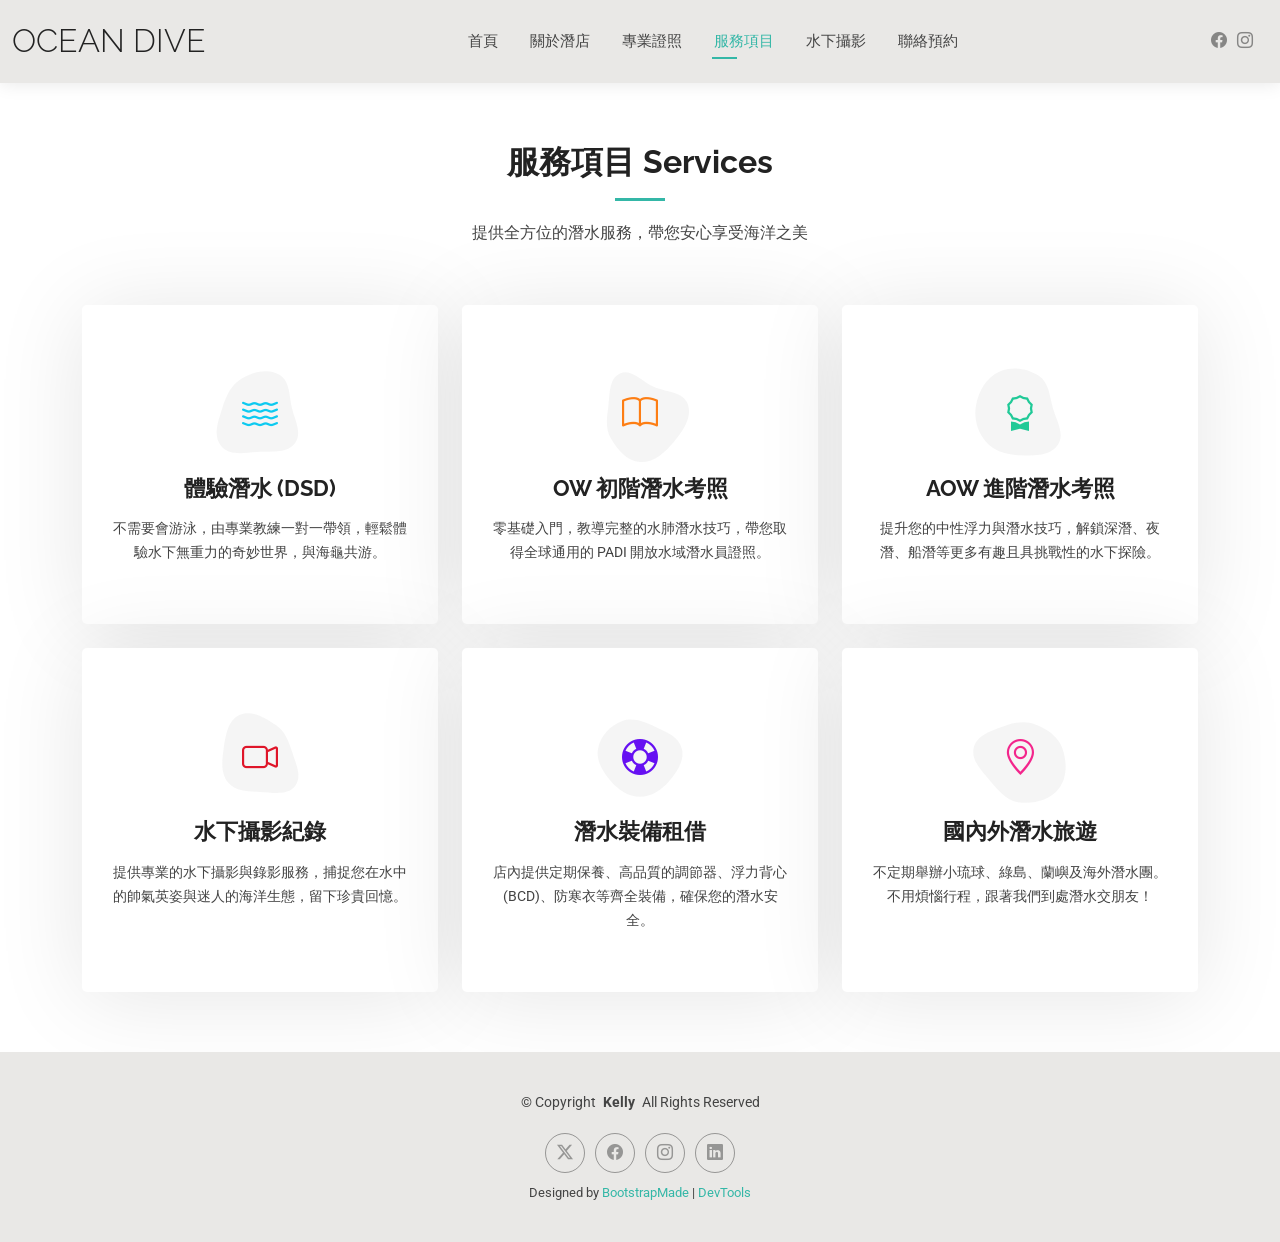
<file: services.html>
<!DOCTYPE html>
<html lang="en">

<head>
  <meta charset="utf-8">
  <meta content="width=device-width, initial-scale=1.0" name="viewport">
  <title>Services - Kelly Bootstrap Template</title>
  <meta name="description" content="">
  <meta name="keywords" content="">

  <!-- Favicons -->
  <link href="assets/img/favicon.png" rel="icon">
  <link href="assets/img/apple-touch-icon.png" rel="apple-touch-icon">

  <!-- Fonts -->
  <link href="https://fonts.googleapis.com" rel="preconnect">
  <link href="https://fonts.gstatic.com" rel="preconnect" crossorigin>
  <link href="https://fonts.googleapis.com/css2?family=Roboto:ital,wght@0,100;0,300;0,400;0,500;0,700;0,900;1,100;1,300;1,400;1,500;1,700;1,900&family=Poppins:ital,wght@0,100;0,200;0,300;0,400;0,500;0,600;0,700;0,800;0,900;1,100;1,200;1,300;1,400;1,500;1,600;1,700;1,800;1,900&family=Raleway:ital,wght@0,100;0,200;0,300;0,400;0,500;0,600;0,700;0,800;0,900;1,100;1,200;1,300;1,400;1,500;1,600;1,700;1,800;1,900&display=swap" rel="stylesheet">

  <!-- Vendor CSS Files -->
  <link href="assets/vendor/bootstrap/css/bootstrap.min.css" rel="stylesheet">
  <link href="assets/vendor/bootstrap-icons/bootstrap-icons.css" rel="stylesheet">
  <link href="assets/vendor/aos/aos.css" rel="stylesheet">
  <link href="assets/vendor/swiper/swiper-bundle.min.css" rel="stylesheet">
  <link href="assets/vendor/glightbox/css/glightbox.min.css" rel="stylesheet">

  <!-- Main CSS File -->
  <link href="assets/css/main.css" rel="stylesheet">

  <!-- =======================================================
  * Template Name: Kelly
  * Template URL: https://bootstrapmade.com/kelly-free-bootstrap-cv-resume-html-template/
  * Updated: Aug 07 2024 with Bootstrap v5.3.3
  * Author: BootstrapMade.com
  * License: https://bootstrapmade.com/license/
  ======================================================== -->
</head>

<body class="services-page">

   <header id="header" class="header d-flex align-items-center light-background sticky-top">
    <div class="container-fluid position-relative d-flex align-items-center justify-content-between">

      <a href="index.html" class="logo d-flex align-items-center me-auto me-xl-0">
        <!-- Uncomment the line below if you also wish to use an image logo -->
        <!-- <img src="assets/img/logo.png" alt=""> -->
        <h1 class="sitename">Ocean dive</h1>
      </a>

      <nav id="navmenu" class="navmenu">
        <ul>
          <li><a href="index.html">首頁</a></li>
          <li><a href="about.html">關於潛店</a></li>
          <li><a href="resume.html">專業證照</a></li>
          <li><a href="services.html" class="active">服務項目</a></li>
          <li><a href="portfolio.html">水下攝影</a></li>
          <li><a href="contact.html">聯絡預約</a></li>
        </ul>
        <i class="mobile-nav-toggle d-xl-none bi bi-list"></i>
      </nav>

      <div class="header-social-links">
        <a href="#" class="facebook"><i class="bi bi-facebook"></i></a>
        <a href="#" class="instagram"><i class="bi bi-instagram"></i></a>
      </div>

    </div>
  </header>

<main class="main">

    <section id="services" class="services section">

      <div class="container section-title" data-aos="fade-up">
        <h2>服務項目 Services</h2>
        <p>提供全方位的潛水服務，帶您安心享受海洋之美</p>
      </div><div class="container">

        <div class="row gy-4">

          <div class="col-lg-4 col-md-6" data-aos="fade-up" data-aos-delay="100">
            <div class="service-item item-cyan position-relative">
              <div class="icon">
                <svg width="100" height="100" viewBox="0 0 600 600" xmlns="http://www.w3.org/2000/svg">
                  <path stroke="none" stroke-width="0" fill="#f5f5f5" d="M300,521.0016835830174C376.1290562159157,517.8887921683347,466.0731472004068,529.7835943286574,510.70327084640275,468.03025145048787C554.3714126377745,407.6079735673963,508.03601936045806,328.9844924480964,491.2728898941984,256.3432110539036C474.5976632858925,184.082847569629,479.9380746630129,96.60480741107993,416.23090153303,58.64404602377083C348.86323505073057,18.502131276798302,261.93793281208167,40.57373210992963,193.5410806939664,78.93577620505333C130.42746243093433,114.334589627462,98.30271207620316,179.96522072025542,76.75703585869454,249.04625023123273C51.97151888228291,328.5150500222984,13.704378332031375,421.85034740162234,66.52175969318436,486.19268352777647C119.04800174914682,550.1803526380478,217.28368757567262,524.383925680826,300,521.0016835830174"></path>
                </svg>
                <i class="bi bi-water"></i>
              </div>
              <a href="#" class="stretched-link">
                <h3>體驗潛水 (DSD)</h3>
              </a>
              <p>不需要會游泳，由專業教練一對一帶領，輕鬆體驗水下無重力的奇妙世界，與海龜共游。</p>
            </div>
          </div><div class="col-lg-4 col-md-6" data-aos="fade-up" data-aos-delay="200">
            <div class="service-item item-orange position-relative">
              <div class="icon">
                <svg width="100" height="100" viewBox="0 0 600 600" xmlns="http://www.w3.org/2000/svg">
                  <path stroke="none" stroke-width="0" fill="#f5f5f5" d="M300,582.0697525312426C382.5290701553225,586.8405444964366,449.9789794690241,525.3245884688669,502.5850820975895,461.55621195738473C556.606425686781,396.0723002908107,615.8543463187945,314.28637112970534,586.6730223649479,234.56875336149918C558.9533121215079,158.8439757836574,454.9685369536778,164.00468322053177,381.49747125262974,130.76875717737553C312.15926192815925,99.40240125094834,248.97055460311594,18.661163978235184,179.8680185752513,50.54337015887873C110.5421016452524,82.52863877960104,119.82277516462835,180.83849132639028,109.12597500060166,256.43424936330496C100.08760227029461,320.3096726198365,92.17705696193138,384.0621239912766,124.79988738764834,439.7174275375508C164.83382741302287,508.01625554203684,220.96474134820875,577.5009287672846,300,582.0697525312426"></path>
                </svg>
                <i class="bi bi-book"></i>
              </div>
              <a href="#" class="stretched-link">
                <h3>OW 初階潛水考照</h3>
              </a>
              <p>零基礎入門，教導完整的水肺潛水技巧，帶您取得全球通用的 PADI 開放水域潛水員證照。</p>
            </div>
          </div><div class="col-lg-4 col-md-6" data-aos="fade-up" data-aos-delay="300">
            <div class="service-item item-teal position-relative">
              <div class="icon">
                <svg width="100" height="100" viewBox="0 0 600 600" xmlns="http://www.w3.org/2000/svg">
                  <path stroke="none" stroke-width="0" fill="#f5f5f5" d="M300,541.5067337569781C382.14930387511276,545.0595476570109,479.8736841581634,548.3450877840088,526.4010558755058,480.5488172755941C571.5218469581645,414.80211281144784,517.5187510058486,332.0715597781072,496.52539010469104,255.14436215662573C477.37192572678356,184.95920475031193,473.57363656557914,105.61284051026155,413.0603344069578,65.22779650032875C343.27470386102294,18.654635553484475,251.2091493199835,5.337323636656869,175.0934190732945,40.62881213300186C97.87086631185822,76.43348514350839,51.98124368387456,156.15599469081315,36.44837278890362,239.84606092416172C21.716077023791087,319.22268207091537,43.775223500013084,401.1760424656574,96.891909868211,461.97329694683043C147.22146801428983,519.5804099606455,223.5754009179313,538.201503339737,300,541.5067337569781"></path>
                </svg>
                <i class="bi bi-award"></i>
              </div>
              <a href="#" class="stretched-link">
                <h3>AOW 進階潛水考照</h3>
              </a>
              <p>提升您的中性浮力與潛水技巧，解鎖深潛、夜潛、船潛等更多有趣且具挑戰性的水下探險。</p>
            </div>
          </div><div class="col-lg-4 col-md-6" data-aos="fade-up" data-aos-delay="400">
            <div class="service-item item-red position-relative">
              <div class="icon">
                <svg width="100" height="100" viewBox="0 0 600 600" xmlns="http://www.w3.org/2000/svg">
                  <path stroke="none" stroke-width="0" fill="#f5f5f5" d="M300,503.46388370962813C374.79870501325706,506.71871716319447,464.8034551963731,527.1746412648533,510.4981551193396,467.86667711651364C555.9287308511215,408.9015244558933,512.6030010748507,327.5744911775523,490.211057578863,256.5855673507754C471.097692560561,195.9906835881958,447.69079081568157,138.11976852964426,395.19560036434837,102.3242989838813C329.3053358748298,57.3949838291264,248.02791733380457,8.279543830951368,175.87071277845988,42.242879143198664C103.41431057327972,76.34704239035025,93.79494320519305,170.9812938413882,81.28167332365135,250.07896920659033C70.17666984294237,320.27484674793965,64.84698225790005,396.69656628748305,111.28512138212992,450.4950937839243C156.20124167950087,502.5303643271138,231.32542653798444,500.4755392045468,300,503.46388370962813"></path>
                </svg>
                <i class="bi bi-camera-video"></i>
              </div>
              <a href="#" class="stretched-link">
                <h3>水下攝影紀錄</h3>
              </a>
              <p>提供專業的水下攝影與錄影服務，捕捉您在水中的帥氣英姿與迷人的海洋生態，留下珍貴回憶。</p>
            </div>
          </div><div class="col-lg-4 col-md-6" data-aos="fade-up" data-aos-delay="500">
            <div class="service-item item-indigo position-relative">
              <div class="icon">
                <svg width="100" height="100" viewBox="0 0 600 600" xmlns="http://www.w3.org/2000/svg">
                  <path stroke="none" stroke-width="0" fill="#f5f5f5" d="M300,532.3542879108572C369.38199826031484,532.3153073249985,429.10787420159085,491.63046689027357,474.5244479745417,439.17860296908856C522.8885846962883,383.3225815378663,569.1668002868075,314.3205725914397,550.7432151929288,242.7694973846089C532.6665558377875,172.5657663291529,456.2379748765914,142.6223662098291,390.3689995646985,112.34683881706744C326.66090330228417,83.06452184765237,258.84405631176094,53.51806209861945,193.32584062364296,78.48882559362697C121.61183558270385,105.82097193414197,62.805066853699245,167.19869350419734,48.57481801355237,242.6138429142374C34.843463184063346,315.3850353017275,76.69343916112496,383.4422959591041,125.22947124332185,439.3748458443577C170.7312796277747,491.8107796887764,230.57421082200815,532.3932930995766,300,532.3542879108572"></path>
                </svg>
                <i class="bi bi-life-preserver"></i>
              </div>
              <a href="#" class="stretched-link">
                <h3>潛水裝備租借</h3>
              </a>
              <p>店內提供定期保養、高品質的調節器、浮力背心 (BCD)、防寒衣等齊全裝備，確保您的潛水安全。</p>
            </div>
          </div><div class="col-lg-4 col-md-6" data-aos="fade-up" data-aos-delay="600">
            <div class="service-item item-pink position-relative">
              <div class="icon">
                <svg width="100" height="100" viewBox="0 0 600 600" xmlns="http://www.w3.org/2000/svg">
                  <path stroke="none" stroke-width="0" fill="#f5f5f5" d="M300,566.797414625762C385.7384707136149,576.1784315230908,478.7894351017131,552.8928747891023,531.9192734346935,484.94944893311C584.6109503024035,417.5663521118492,582.489472248146,322.67544863468447,553.9536738515405,242.03673114598146C529.1557734026468,171.96086150256528,465.24506316201064,127.66468636344209,395.9583748389544,100.7403814666027C334.2173773831606,76.7482773500951,269.4350130405921,84.62216499799875,207.1952322260088,107.2889140133804C132.92018162631612,134.33871894543012,41.79353780512637,160.00259165414826,22.644507872594943,236.69541883565114C3.319112789854554,314.0945973066697,72.72355303640163,379.243833228382,124.04198916343866,440.3218312028393C172.9286146004772,498.5055451809895,224.45579914871206,558.5317968840102,300,566.797414625762"></path>
                </svg>
                <i class="bi bi-geo-alt"></i>
              </div>
              <a href="#" class="stretched-link">
                <h3>國內外潛水旅遊</h3>
              </a>
              <p>不定期舉辦小琉球、綠島、蘭嶼及海外潛水團。不用煩惱行程，跟著我們到處潛水交朋友！</p>
            </div>
          </div></div>

      </div>

    </section></main>

  <footer id="footer" class="footer light-background">

    <div class="container">
      <div class="copyright text-center ">
        <p>© <span>Copyright</span> <strong class="px-1 sitename">Kelly</strong> <span>All Rights Reserved<br></span></p>
      </div>
      <div class="social-links d-flex justify-content-center">
        <a href=""><i class="bi bi-twitter-x"></i></a>
        <a href=""><i class="bi bi-facebook"></i></a>
        <a href=""><i class="bi bi-instagram"></i></a>
        <a href=""><i class="bi bi-linkedin"></i></a>
      </div>
      <div class="credits">
        <!-- All the links in the footer should remain intact. -->
        <!-- You can delete the links only if you've purchased the pro version. -->
        <!-- Licensing information: https://bootstrapmade.com/license/ -->
        <!-- Purchase the pro version with working PHP/AJAX contact form: [buy-url] -->
        Designed by <a href="https://bootstrapmade.com/">BootstrapMade</a> | <a href="https://bootstrapmade.com/tools/">DevTools</a>
      </div>
    </div>

  </footer>

  <!-- Scroll Top -->
  <a href="#" id="scroll-top" class="scroll-top d-flex align-items-center justify-content-center"><i class="bi bi-arrow-up-short"></i></a>

  <!-- Preloader -->
  <div id="preloader"></div>

  <!-- Vendor JS Files -->
  <script src="assets/vendor/bootstrap/js/bootstrap.bundle.min.js"></script>
  <script src="assets/vendor/php-email-form/validate.js"></script>
  <script src="assets/vendor/aos/aos.js"></script>
  <script src="assets/vendor/waypoints/noframework.waypoints.js"></script>
  <script src="assets/vendor/purecounter/purecounter_vanilla.js"></script>
  <script src="assets/vendor/swiper/swiper-bundle.min.js"></script>
  <script src="assets/vendor/glightbox/js/glightbox.min.js"></script>
  <script src="assets/vendor/imagesloaded/imagesloaded.pkgd.min.js"></script>
  <script src="assets/vendor/isotope-layout/isotope.pkgd.min.js"></script>

  <!-- Main JS File -->
  <script src="assets/js/main.js"></script>

</body>

</html>
</file>
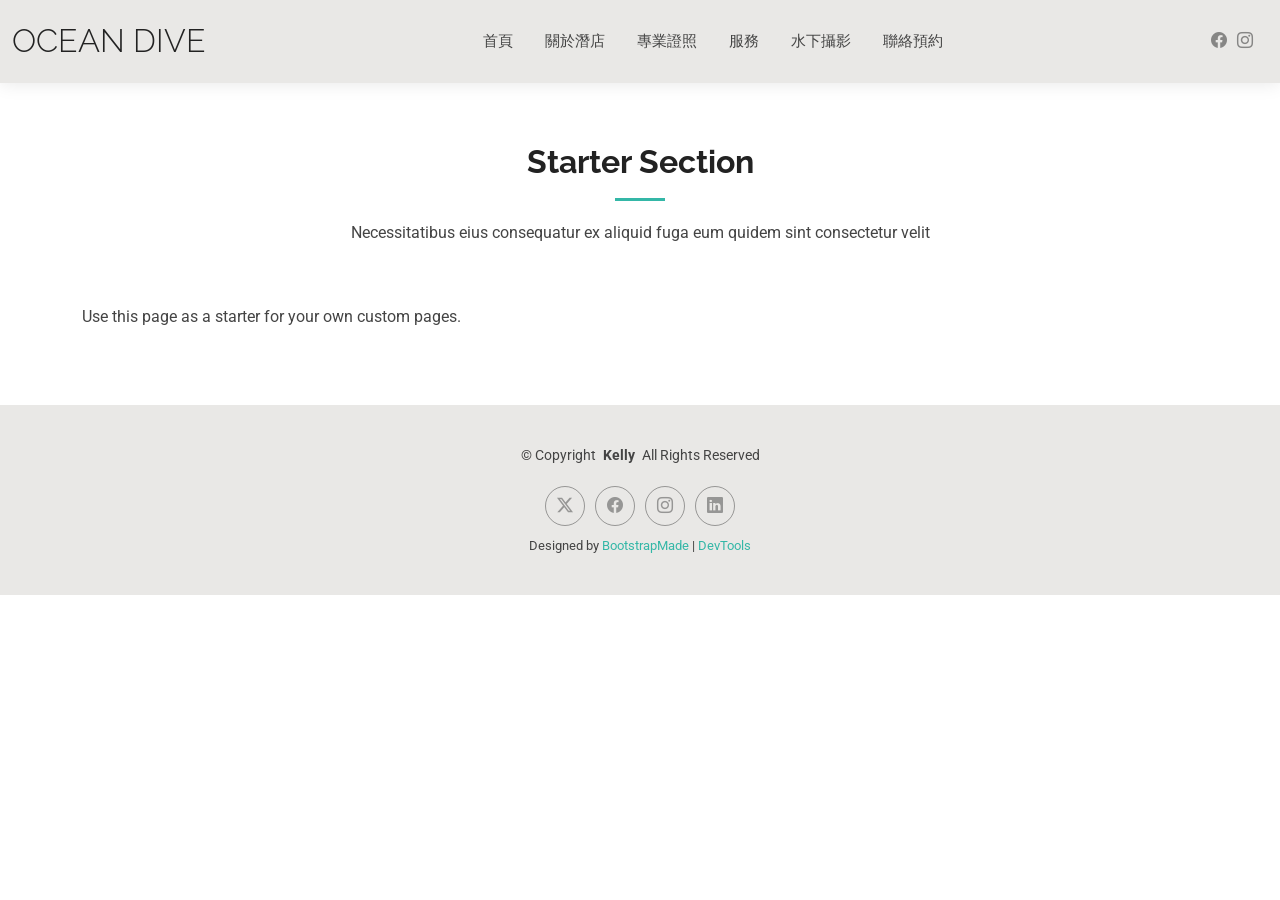
<file: starter-page.html>
<!DOCTYPE html>
<html lang="en">

<head>
  <meta charset="utf-8">
  <meta content="width=device-width, initial-scale=1.0" name="viewport">
  <title>Starter Page - Kelly Bootstrap Template</title>
  <meta name="description" content="">
  <meta name="keywords" content="">

  <!-- Favicons -->
  <link href="assets/img/favicon.png" rel="icon">
  <link href="assets/img/apple-touch-icon.png" rel="apple-touch-icon">

  <!-- Fonts -->
  <link href="https://fonts.googleapis.com" rel="preconnect">
  <link href="https://fonts.gstatic.com" rel="preconnect" crossorigin>
  <link href="https://fonts.googleapis.com/css2?family=Roboto:ital,wght@0,100;0,300;0,400;0,500;0,700;0,900;1,100;1,300;1,400;1,500;1,700;1,900&family=Poppins:ital,wght@0,100;0,200;0,300;0,400;0,500;0,600;0,700;0,800;0,900;1,100;1,200;1,300;1,400;1,500;1,600;1,700;1,800;1,900&family=Raleway:ital,wght@0,100;0,200;0,300;0,400;0,500;0,600;0,700;0,800;0,900;1,100;1,200;1,300;1,400;1,500;1,600;1,700;1,800;1,900&display=swap" rel="stylesheet">

  <!-- Vendor CSS Files -->
  <link href="assets/vendor/bootstrap/css/bootstrap.min.css" rel="stylesheet">
  <link href="assets/vendor/bootstrap-icons/bootstrap-icons.css" rel="stylesheet">
  <link href="assets/vendor/aos/aos.css" rel="stylesheet">
  <link href="assets/vendor/swiper/swiper-bundle.min.css" rel="stylesheet">
  <link href="assets/vendor/glightbox/css/glightbox.min.css" rel="stylesheet">

  <!-- Main CSS File -->
  <link href="assets/css/main.css" rel="stylesheet">

  <!-- =======================================================
  * Template Name: Kelly
  * Template URL: https://bootstrapmade.com/kelly-free-bootstrap-cv-resume-html-template/
  * Updated: Aug 07 2024 with Bootstrap v5.3.3
  * Author: BootstrapMade.com
  * License: https://bootstrapmade.com/license/
  ======================================================== -->
</head>

<body class="starter-page-page">

 <header id="header" class="header d-flex align-items-center light-background sticky-top">
    <div class="container-fluid position-relative d-flex align-items-center justify-content-between">

      <a href="index.html" class="logo d-flex align-items-center me-auto me-xl-0">
        <h1 class="sitename">Ocean dive</h1>
      </a>

      <nav id="navmenu" class="navmenu">
        <ul>
          <li><a href="index.html">首頁</a></li>
          <li><a href="about.html">關於潛店</a></li>
          <li><a href="resume.html">專業證照</a></li>
          <li><a href="services.html">服務</a></li>
          <li><a href="portfolio.html">水下攝影</a></li>
          <li><a href="contact.html">聯絡預約</a></li>
        </ul>
        <i class="mobile-nav-toggle d-xl-none bi bi-list"></i>
      </nav>

      <div class="header-social-links">
        <a href="#" class="facebook"><i class="bi bi-facebook"></i></a>
        <a href="#" class="instagram"><i class="bi bi-instagram"></i></a>
      </div>

    </div>
  </header>

  <main class="main">

    <!-- Starter Section Section -->
    <section id="starter-section" class="starter-section section">

      <!-- Section Title -->
      <div class="container section-title" data-aos="fade-up">
        <h2>Starter Section</h2>
        <p>Necessitatibus eius consequatur ex aliquid fuga eum quidem sint consectetur velit</p>
      </div><!-- End Section Title -->

      <div class="container" data-aos="fade-up">
        <p>Use this page as a starter for your own custom pages.</p>
      </div>

    </section><!-- /Starter Section Section -->

  </main>

  <footer id="footer" class="footer light-background">

    <div class="container">
      <div class="copyright text-center ">
        <p>© <span>Copyright</span> <strong class="px-1 sitename">Kelly</strong> <span>All Rights Reserved<br></span></p>
      </div>
      <div class="social-links d-flex justify-content-center">
        <a href=""><i class="bi bi-twitter-x"></i></a>
        <a href=""><i class="bi bi-facebook"></i></a>
        <a href=""><i class="bi bi-instagram"></i></a>
        <a href=""><i class="bi bi-linkedin"></i></a>
      </div>
      <div class="credits">
        <!-- All the links in the footer should remain intact. -->
        <!-- You can delete the links only if you've purchased the pro version. -->
        <!-- Licensing information: https://bootstrapmade.com/license/ -->
        <!-- Purchase the pro version with working PHP/AJAX contact form: [buy-url] -->
        Designed by <a href="https://bootstrapmade.com/">BootstrapMade</a> | <a href="https://bootstrapmade.com/tools/">DevTools</a>
      </div>
    </div>

  </footer>

  <!-- Scroll Top -->
  <a href="#" id="scroll-top" class="scroll-top d-flex align-items-center justify-content-center"><i class="bi bi-arrow-up-short"></i></a>

  <!-- Preloader -->
  <div id="preloader"></div>

  <!-- Vendor JS Files -->
  <script src="assets/vendor/bootstrap/js/bootstrap.bundle.min.js"></script>
  <script src="assets/vendor/php-email-form/validate.js"></script>
  <script src="assets/vendor/aos/aos.js"></script>
  <script src="assets/vendor/waypoints/noframework.waypoints.js"></script>
  <script src="assets/vendor/purecounter/purecounter_vanilla.js"></script>
  <script src="assets/vendor/swiper/swiper-bundle.min.js"></script>
  <script src="assets/vendor/glightbox/js/glightbox.min.js"></script>
  <script src="assets/vendor/imagesloaded/imagesloaded.pkgd.min.js"></script>
  <script src="assets/vendor/isotope-layout/isotope.pkgd.min.js"></script>

  <!-- Main JS File -->
  <script src="assets/js/main.js"></script>

</body>

</html>
</file>
<file: assets/css/main.css>
/**
* Template Name: Kelly
* Template URL: https://bootstrapmade.com/kelly-free-bootstrap-cv-resume-html-template/
* Updated: Aug 07 2024 with Bootstrap v5.3.3
* Author: BootstrapMade.com
* License: https://bootstrapmade.com/license/
*/

/*--------------------------------------------------------------
# Font & Color Variables
# Help: https://bootstrapmade.com/color-system/
--------------------------------------------------------------*/
/* Fonts */
:root {
  --default-font: "Roboto",  system-ui, -apple-system, "Segoe UI", Roboto, "Helvetica Neue", Arial, "Noto Sans", "Liberation Sans", sans-serif, "Apple Color Emoji", "Segoe UI Emoji", "Segoe UI Symbol", "Noto Color Emoji";
  --heading-font: "Raleway",  sans-serif;
  --nav-font: "Poppins",  sans-serif;
}

/* Global Colors - The following color variables are used throughout the website. Updating them here will change the color scheme of the entire website */
:root { 
  --background-color: #ffffff; /* Background color for the entire website, including individual sections */
  --default-color: #444444; /* Default color used for the majority of the text content across the entire website */
  --heading-color: #222222; /* Color for headings, subheadings and title throughout the website */
  --accent-color: #34b7a7; /* Accent color that represents your brand on the website. It's used for buttons, links, and other elements that need to stand out */
  --surface-color: #ffffff; /* The surface color is used as a background of boxed elements within sections, such as cards, icon boxes, or other elements that require a visual separation from the global background. */
  --contrast-color: #ffffff; /* Contrast color for text, ensuring readability against backgrounds of accent, heading, or default colors. */
}

/* Nav Menu Colors - The following color variables are used specifically for the navigation menu. They are separate from the global colors to allow for more customization options */
:root {
  --nav-color: #444444;  /* The default color of the main navmenu links */
  --nav-hover-color: #34b7a7; /* Applied to main navmenu links when they are hovered over or active */
  --nav-mobile-background-color: #ffffff; /* Used as the background color for mobile navigation menu */
  --nav-dropdown-background-color: #ffffff; /* Used as the background color for dropdown items that appear when hovering over primary navigation items */
  --nav-dropdown-color: #444444; /* Used for navigation links of the dropdown items in the navigation menu. */
  --nav-dropdown-hover-color: #34b7a7; /* Similar to --nav-hover-color, this color is applied to dropdown navigation links when they are hovered over. */
}

/* Color Presets - These classes override global colors when applied to any section or element, providing reuse of the sam color scheme. */

.light-background {
  --background-color: #e9e8e6;
  --surface-color: #ffffff;
}

.dark-background {
  --background-color: #060606;
  --default-color: #ffffff;
  --heading-color: #ffffff;
  --surface-color: #252525;
  --contrast-color: #ffffff;
}

/* Smooth scroll */
:root {
  scroll-behavior: smooth;
}

/*--------------------------------------------------------------
# General Styling & Shared Classes
--------------------------------------------------------------*/
body {
  color: var(--default-color);
  background-color: var(--background-color);
  font-family: var(--default-font);
}

a {
  color: var(--accent-color);
  text-decoration: none;
  transition: 0.3s;
}

a:hover {
  color: color-mix(in srgb, var(--accent-color), transparent 25%);
  text-decoration: none;
}

h1,
h2,
h3,
h4,
h5,
h6 {
  color: var(--heading-color);
  font-family: var(--heading-font);
}

/* PHP Email Form Messages
------------------------------*/
.php-email-form .error-message {
  display: none;
  background: #df1529;
  color: #ffffff;
  text-align: left;
  padding: 15px;
  margin-bottom: 24px;
  font-weight: 600;
}

.php-email-form .sent-message {
  display: none;
  color: #ffffff;
  background: #059652;
  text-align: center;
  padding: 15px;
  margin-bottom: 24px;
  font-weight: 600;
}

.php-email-form .loading {
  display: none;
  background: var(--surface-color);
  text-align: center;
  padding: 15px;
  margin-bottom: 24px;
}

.php-email-form .loading:before {
  content: "";
  display: inline-block;
  border-radius: 50%;
  width: 24px;
  height: 24px;
  margin: 0 10px -6px 0;
  border: 3px solid var(--accent-color);
  border-top-color: var(--surface-color);
  animation: php-email-form-loading 1s linear infinite;
}

@keyframes php-email-form-loading {
  0% {
    transform: rotate(0deg);
  }

  100% {
    transform: rotate(360deg);
  }
}

/*--------------------------------------------------------------
# Global Header
--------------------------------------------------------------*/
.header {
  color: var(--default-color);
  background-color: var(--background-color);
  padding: 15px 0;
  transition: all 0.5s;
  z-index: 997;
  box-shadow: 0px 0 18px rgba(0, 0, 0, 0.1);
}

.header .logo {
  line-height: 1;
}

.header .logo img {
  max-height: 36px;
  margin-right: 8px;
}

.header .logo h1 {
  font-size: 32px;
  margin: 0;
  font-weight: 300;
  text-transform: uppercase;
  color: var(--heading-color);
}

.header .header-social-links {
  padding-right: 15px;
}

.header .header-social-links a {
  color: color-mix(in srgb, var(--default-color), transparent 40%);
  padding-left: 6px;
  display: inline-block;
  transition: 0.3s;
  font-size: 16px;
}

.header .header-social-links a:hover {
  color: var(--accent-color);
}

.header .header-social-links a i {
  line-height: 0px;
}

@media (max-width: 1200px) {
  .header .logo {
    order: 1;
  }

  .header .header-social-links {
    order: 2;
  }

  .header .navmenu {
    order: 3;
  }
}

/*--------------------------------------------------------------
# Navigation Menu
--------------------------------------------------------------*/
/* Desktop Navigation */
@media (min-width: 1200px) {
  .navmenu {
    padding: 0;
  }

  .navmenu ul {
    margin: 0;
    padding: 0;
    display: flex;
    list-style: none;
    align-items: center;
  }

  .navmenu li {
    position: relative;
  }

  .navmenu>ul>li {
    white-space: nowrap;
    padding: 15px 14px;
  }

  .navmenu>ul>li:last-child {
    padding-right: 0;
  }

  .navmenu a,
  .navmenu a:focus {
    color: var(--nav-color);
    font-size: 15px;
    padding: 0 2px;
    font-family: var(--nav-font);
    font-weight: 400;
    display: flex;
    align-items: center;
    justify-content: space-between;
    white-space: nowrap;
    transition: 0.3s;
    position: relative;
  }

  .navmenu a i,
  .navmenu a:focus i {
    font-size: 12px;
    line-height: 0;
    margin-left: 5px;
    transition: 0.3s;
  }

  .navmenu>ul>li>a:before {
    content: "";
    position: absolute;
    height: 2px;
    bottom: -6px;
    left: 0;
    background-color: var(--nav-hover-color);
    visibility: hidden;
    width: 0px;
    transition: all 0.3s ease-in-out 0s;
  }

  .navmenu a:hover:before,
  .navmenu li:hover>a:before,
  .navmenu .active:before {
    visibility: visible;
    width: 25px;
  }

  .navmenu li:hover>a,
  .navmenu .active,
  .navmenu .active:focus {
    color: var(--nav-hover-color);
  }

  .navmenu .dropdown ul {
    margin: 0;
    padding: 10px 0;
    background: var(--nav-dropdown-background-color);
    display: block;
    position: absolute;
    visibility: hidden;
    left: 14px;
    top: 130%;
    opacity: 0;
    transition: 0.3s;
    border-radius: 4px;
    z-index: 99;
    box-shadow: 0px 0px 30px rgba(0, 0, 0, 0.1);
  }

  .navmenu .dropdown ul li {
    min-width: 200px;
  }

  .navmenu .dropdown ul a {
    padding: 10px 20px;
    font-size: 15px;
    text-transform: none;
    color: var(--nav-dropdown-color);
  }

  .navmenu .dropdown ul a i {
    font-size: 12px;
  }

  .navmenu .dropdown ul a:hover,
  .navmenu .dropdown ul .active:hover,
  .navmenu .dropdown ul li:hover>a {
    color: var(--nav-dropdown-hover-color);
  }

  .navmenu .dropdown:hover>ul {
    opacity: 1;
    top: 100%;
    visibility: visible;
  }

  .navmenu .dropdown .dropdown ul {
    top: 0;
    left: -90%;
    visibility: hidden;
  }

  .navmenu .dropdown .dropdown:hover>ul {
    opacity: 1;
    top: 0;
    left: -100%;
    visibility: visible;
  }
}

/* Mobile Navigation */
@media (max-width: 1199px) {
  .mobile-nav-toggle {
    color: var(--nav-color);
    font-size: 28px;
    line-height: 0;
    margin-right: 10px;
    cursor: pointer;
    transition: color 0.3s;
  }

  .navmenu {
    padding: 0;
    z-index: 9997;
  }

  .navmenu ul {
    display: none;
    list-style: none;
    position: absolute;
    inset: 60px 20px 20px 20px;
    padding: 10px 0;
    margin: 0;
    border-radius: 6px;
    background-color: var(--nav-mobile-background-color);
    border: 1px solid color-mix(in srgb, var(--default-color), transparent 90%);
    box-shadow: none;
    overflow-y: auto;
    transition: 0.3s;
    z-index: 9998;
  }

  .navmenu a,
  .navmenu a:focus {
    color: var(--nav-dropdown-color);
    padding: 10px 20px;
    font-family: var(--nav-font);
    font-size: 17px;
    font-weight: 500;
    display: flex;
    align-items: center;
    justify-content: space-between;
    white-space: nowrap;
    transition: 0.3s;
  }

  .navmenu a i,
  .navmenu a:focus i {
    font-size: 12px;
    line-height: 0;
    margin-left: 5px;
    width: 30px;
    height: 30px;
    display: flex;
    align-items: center;
    justify-content: center;
    border-radius: 50%;
    transition: 0.3s;
    background-color: color-mix(in srgb, var(--accent-color), transparent 90%);
  }

  .navmenu a i:hover,
  .navmenu a:focus i:hover {
    background-color: var(--accent-color);
    color: var(--contrast-color);
  }

  .navmenu a:hover,
  .navmenu .active,
  .navmenu .active:focus {
    color: var(--nav-dropdown-hover-color);
  }

  .navmenu .active i,
  .navmenu .active:focus i {
    background-color: var(--accent-color);
    color: var(--contrast-color);
    transform: rotate(180deg);
  }

  .navmenu .dropdown ul {
    position: static;
    display: none;
    z-index: 99;
    padding: 10px 0;
    margin: 10px 20px;
    background-color: var(--nav-dropdown-background-color);
    transition: all 0.5s ease-in-out;
  }

  .navmenu .dropdown ul ul {
    background-color: rgba(33, 37, 41, 0.1);
  }

  .navmenu .dropdown>.dropdown-active {
    display: block;
    background-color: rgba(33, 37, 41, 0.03);
  }

  .mobile-nav-active {
    overflow: hidden;
  }

  .mobile-nav-active .mobile-nav-toggle {
    color: #fff;
    position: absolute;
    font-size: 32px;
    top: 15px;
    right: 15px;
    margin-right: 0;
    z-index: 9999;
  }

  .mobile-nav-active .navmenu {
    position: fixed;
    overflow: hidden;
    inset: 0;
    background: rgba(33, 37, 41, 0.8);
    transition: 0.3s;
  }

  .mobile-nav-active .navmenu>ul {
    display: block;
  }
}

/*--------------------------------------------------------------
# Global Footer
--------------------------------------------------------------*/
.footer {
  color: var(--default-color);
  background-color: var(--background-color);
  font-size: 14px;
  padding: 40px 0;
  position: relative;
}

.footer .copyright p {
  margin-bottom: 0;
}

.footer .social-links {
  margin-top: 20px;
}

.footer .social-links a {
  display: flex;
  align-items: center;
  justify-content: center;
  width: 40px;
  height: 40px;
  border-radius: 50%;
  border: 1px solid color-mix(in srgb, var(--default-color), transparent 50%);
  font-size: 16px;
  color: color-mix(in srgb, var(--default-color), transparent 50%);
  margin: 0 5px;
  transition: 0.3s;
}

.footer .social-links a:hover {
  color: var(--accent-color);
  border-color: var(--accent-color);
}

.footer .credits {
  margin-top: 10px;
  font-size: 13px;
  text-align: center;
}

/*--------------------------------------------------------------
# Preloader
--------------------------------------------------------------*/
#preloader {
  position: fixed;
  inset: 0;
  z-index: 9999;
  overflow: hidden;
  background-color: var(--background-color);
  transition: all 0.6s ease-out;
  width: 100%;
  height: 100vh;
}

#preloader:before,
#preloader:after {
  content: "";
  position: absolute;
  border: 4px solid var(--accent-color);
  border-radius: 50%;
  animation: animate-preloader 2s cubic-bezier(0, 0.2, 0.8, 1) infinite;
}

#preloader:after {
  animation-delay: -0.5s;
}

@keyframes animate-preloader {
  0% {
    width: 10px;
    height: 10px;
    top: calc(50% - 5px);
    left: calc(50% - 5px);
    opacity: 1;
  }

  100% {
    width: 72px;
    height: 72px;
    top: calc(50% - 36px);
    left: calc(50% - 36px);
    opacity: 0;
  }
}

/*--------------------------------------------------------------
# Scroll Top Button
--------------------------------------------------------------*/
.scroll-top {
  position: fixed;
  visibility: hidden;
  opacity: 0;
  right: 15px;
  bottom: -15px;
  z-index: 99999;
  background-color: var(--accent-color);
  width: 44px;
  height: 44px;
  border-radius: 50px;
  transition: all 0.4s;
}

.scroll-top i {
  font-size: 24px;
  color: var(--contrast-color);
  line-height: 0;
}

.scroll-top:hover {
  background-color: color-mix(in srgb, var(--accent-color), transparent 20%);
  color: var(--contrast-color);
}

.scroll-top.active {
  visibility: visible;
  opacity: 1;
  bottom: 15px;
}

/*--------------------------------------------------------------
# Disable aos animation delay on mobile devices
--------------------------------------------------------------*/
@media screen and (max-width: 768px) {
  [data-aos-delay] {
    transition-delay: 0 !important;
  }
}

/*--------------------------------------------------------------
# Global Page Titles & Breadcrumbs
--------------------------------------------------------------*/
.page-title {
  color: var(--default-color);
  background-color: var(--background-color);
  padding: 25px 0;
  position: relative;
  border-bottom: 1px solid color-mix(in srgb, var(--default-color), transparent 85%);
}

.page-title h1 {
  font-size: 24px;
  font-weight: 400;
}

.page-title .breadcrumbs ol {
  display: flex;
  flex-wrap: wrap;
  list-style: none;
  padding: 0;
  margin: 0;
  font-size: 14px;
  font-weight: 400;
}

.page-title .breadcrumbs ol li+li {
  padding-left: 10px;
}

.page-title .breadcrumbs ol li+li::before {
  content: "/";
  display: inline-block;
  padding-right: 10px;
  color: color-mix(in srgb, var(--default-color), transparent 70%);
}

/*--------------------------------------------------------------
# Global Sections
--------------------------------------------------------------*/
section,
.section {
  color: var(--default-color);
  background-color: var(--background-color);
  padding: 60px 0;
  scroll-margin-top: 100px;
  overflow: clip;
}

@media (max-width: 1199px) {

  section,
  .section {
    scroll-margin-top: 66px;
  }
}

/*--------------------------------------------------------------
# Global Section Titles
--------------------------------------------------------------*/
.section-title {
  text-align: center;
  padding-bottom: 60px;
  position: relative;
}

.section-title h2 {
  font-size: 32px;
  font-weight: 700;
  margin-bottom: 20px;
  padding-bottom: 20px;
  position: relative;
}

.section-title h2:after {
  content: "";
  position: absolute;
  display: block;
  width: 50px;
  height: 3px;
  background: var(--accent-color);
  left: 0;
  right: 0;
  bottom: 0;
  margin: auto;
}

.section-title p {
  margin-bottom: 0;
}

/*--------------------------------------------------------------
# Hero Section
--------------------------------------------------------------*/
.hero {
  width: 100%;
  min-height: calc(100vh - 82px);
  position: relative;
  padding: 80px 0;
  display: flex;
  align-items: center;
  justify-content: center;
}

@media (max-width: 1200px) {
  .hero {
    min-height: calc(100vh - 68px);
  }
}

.hero img {
  position: absolute;
  inset: 0;
  display: block;
  width: 100%;
  height: 100%;
  object-fit: cover;
  z-index: 1;
}

.hero .container {
  position: relative;
  z-index: 3;
}

.hero h2 {
  margin: 0;
  font-size: 48px;
  font-weight: 700;
}

.hero p {
  margin: 10px 0 0 0;
  font-size: 24px;
  color: #fff;
}

.hero .btn-get-started {
  color: var(--contrast-color);
  background: var(--accent-color);
  font-family: var(--heading-font);
  text-transform: uppercase;
  font-weight: 600;
  font-size: 12px;
  letter-spacing: 1px;
  display: inline-block;
  padding: 12px 40px;
  border-radius: 50px;
  transition: 0.5s;
  margin-top: 30px;
}

.hero .btn-get-started:hover {
  background: color-mix(in srgb, var(--accent-color) 90%, white 20%);
}

@media (max-width: 768px) {
  .hero h2 {
    font-size: 32px;
  }

  .hero p {
    font-size: 18px;
  }
}

/*--------------------------------------------------------------
# About Section
--------------------------------------------------------------*/
.about .content h2 {
  font-weight: 700;
  font-size: 24px;
}

.about .content ul {
  list-style: none;
  padding: 0;
}

.about .content ul li {
  margin-bottom: 20px;
  display: flex;
  align-items: center;
}

.about .content ul strong {
  margin-right: 10px;
}

.about .content ul i {
  font-size: 16px;
  margin-right: 5px;
  color: var(--accent-color);
  line-height: 0;
}

/*--------------------------------------------------------------
# Skills Section
--------------------------------------------------------------*/
.skills .progress {
  height: 60px;
  display: block;
  background: none;
  border-radius: 0;
}

.skills .progress .skill {
  color: var(--heading-color);
  padding: 0;
  margin: 0 0 6px 0;
  text-transform: uppercase;
  display: block;
  font-weight: 600;
  font-family: var(--heading-font);
}

.skills .progress .skill .val {
  float: right;
  font-style: normal;
}

.skills .progress-bar-wrap {
  background: color-mix(in srgb, var(--default-color), transparent 90%);
  height: 10px;
}

.skills .progress-bar {
  width: 1px;
  height: 10px;
  transition: 0.9s;
  background-color: var(--accent-color);
}

/*--------------------------------------------------------------
# Stats Section
--------------------------------------------------------------*/
.stats .stats-item {
  padding: 30px;
  width: 100%;
}

.stats .stats-item span {
  color: var(--heading-color);
  font-size: 48px;
  display: block;
  font-weight: 700;
  margin-bottom: 20px;
  padding-bottom: 20px;
  position: relative;
}

.stats .stats-item span:after {
  content: "";
  position: absolute;
  display: block;
  width: 25px;
  height: 3px;
  background: var(--accent-color);
  left: 0;
  right: 0;
  bottom: 0;
  margin: auto;
}

.stats .stats-item p {
  color: color-mix(in srgb, var(--default-color), transparent 40%);
  padding: 0;
  margin: 0;
  font-family: var(--heading-font);
  font-weight: 500;
}

/*--------------------------------------------------------------
# Testimonials Section
--------------------------------------------------------------*/
.testimonials .section-header {
  margin-bottom: 40px;
}

.testimonials .testimonials-carousel,
.testimonials .testimonials-slider {
  overflow: hidden;
}

.testimonials .testimonial-item {
  text-align: center;
}

.testimonials .testimonial-item .testimonial-img {
  width: 120px;
  border-radius: 50%;
  border: 4px solid var(--background-color);
  margin: 0 auto;
}

.testimonials .testimonial-item h3 {
  font-size: 20px;
  font-weight: bold;
  margin: 10px 0 5px 0;
}

.testimonials .testimonial-item h4 {
  font-size: 14px;
  color: color-mix(in srgb, var(--default-color), transparent 40%);
  margin: 0 0 15px 0;
}

.testimonials .testimonial-item .stars {
  margin-bottom: 15px;
}

.testimonials .testimonial-item .stars i {
  color: #ffc107;
  margin: 0 1px;
}

.testimonials .testimonial-item .quote-icon-left,
.testimonials .testimonial-item .quote-icon-right {
  color: color-mix(in srgb, var(--accent-color), transparent 50%);
  font-size: 26px;
  line-height: 0;
}

.testimonials .testimonial-item .quote-icon-left {
  display: inline-block;
  left: -5px;
  position: relative;
}

.testimonials .testimonial-item .quote-icon-right {
  display: inline-block;
  right: -5px;
  position: relative;
  top: 10px;
  transform: scale(-1, -1);
}

.testimonials .testimonial-item p {
  font-style: italic;
  margin: 0 auto 15px auto;
}

.testimonials .swiper-wrapper {
  height: auto;
}

.testimonials .swiper-pagination {
  margin-top: 20px;
  position: relative;
}

.testimonials .swiper-pagination .swiper-pagination-bullet {
  width: 12px;
  height: 12px;
  opacity: 1;
  background-color: color-mix(in srgb, var(--default-color), transparent 85%);
}

.testimonials .swiper-pagination .swiper-pagination-bullet-active {
  background-color: var(--accent-color);
}

@media (min-width: 992px) {
  .testimonials .testimonial-item p {
    width: 80%;
  }
}

/*--------------------------------------------------------------
# Resume Section
--------------------------------------------------------------*/
.resume .resume-title {
  color: var(--heading-color);
  font-size: 26px;
  font-weight: 700;
  margin-top: 20px;
  margin-bottom: 20px;
}

.resume .resume-item {
  padding: 0 0 20px 20px;
  margin-top: -2px;
  border-left: 2px solid var(--accent-color);
  position: relative;
}

.resume .resume-item h4 {
  line-height: 18px;
  font-size: 18px;
  font-weight: 600;
  text-transform: uppercase;
  color: color-mix(in srgb, var(--default-color), transparent 20%);
  margin-bottom: 10px;
}

.resume .resume-item h5 {
  font-size: 16px;
  padding: 5px 15px;
  display: inline-block;
  font-weight: 600;
  margin-bottom: 10px;
}

.resume .resume-item ul {
  padding-left: 20px;
}

.resume .resume-item ul li {
  padding-bottom: 10px;
}

.resume .resume-item:last-child {
  padding-bottom: 0;
}

.resume .resume-item::before {
  content: "";
  position: absolute;
  width: 16px;
  height: 16px;
  border-radius: 50px;
  left: -9px;
  top: 0;
  background: var(--background-color);
  border: 2px solid var(--accent-color);
}

/*--------------------------------------------------------------
# Services Section
--------------------------------------------------------------*/
.services .service-item {
  background-color: var(--surface-color);
  box-shadow: 0px 5px 90px 0px rgba(0, 0, 0, 0.1);
  height: 100%;
  padding: 60px 30px;
  text-align: center;
  transition: 0.3s;
  border-radius: 5px;
}

.services .service-item .icon {
  margin: 0 auto;
  width: 100px;
  height: 100px;
  display: flex;
  align-items: center;
  justify-content: center;
  transition: ease-in-out 0.3s;
  position: relative;
}

.services .service-item .icon i {
  font-size: 36px;
  transition: 0.5s;
  position: relative;
}

.services .service-item .icon svg {
  position: absolute;
  top: 0;
  left: 0;
}

.services .service-item .icon svg path {
  transition: 0.5s;
  fill: color-mix(in srgb, var(--default-color), transparent 95%);
}

.services .service-item h3 {
  font-weight: 700;
  margin: 10px 0 15px 0;
  font-size: 22px;
}

.services .service-item p {
  line-height: 24px;
  font-size: 14px;
  margin-bottom: 0;
}

.services .service-item:hover {
  box-shadow: 0px 5px 35px 0px rgba(0, 0, 0, 0.1);
}

.services .service-item.item-cyan i {
  color: #0dcaf0;
}

.services .service-item.item-cyan:hover .icon i {
  color: #fff;
}

.services .service-item.item-cyan:hover .icon path {
  fill: #0dcaf0;
}

.services .service-item.item-orange i {
  color: #fd7e14;
}

.services .service-item.item-orange:hover .icon i {
  color: #fff;
}

.services .service-item.item-orange:hover .icon path {
  fill: #fd7e14;
}

.services .service-item.item-teal i {
  color: #20c997;
}

.services .service-item.item-teal:hover .icon i {
  color: #fff;
}

.services .service-item.item-teal:hover .icon path {
  fill: #20c997;
}

.services .service-item.item-red i {
  color: #df1529;
}

.services .service-item.item-red:hover .icon i {
  color: #fff;
}

.services .service-item.item-red:hover .icon path {
  fill: #df1529;
}

.services .service-item.item-indigo i {
  color: #6610f2;
}

.services .service-item.item-indigo:hover .icon i {
  color: #fff;
}

.services .service-item.item-indigo:hover .icon path {
  fill: #6610f2;
}

.services .service-item.item-pink i {
  color: #f3268c;
}

.services .service-item.item-pink:hover .icon i {
  color: #fff;
}

.services .service-item.item-pink:hover .icon path {
  fill: #f3268c;
}

/*--------------------------------------------------------------
# Portfolio Section
--------------------------------------------------------------*/
.portfolio .portfolio-filters {
  padding: 0;
  margin: 0 auto 20px auto;
  list-style: none;
  text-align: center;
}

.portfolio .portfolio-filters li {
  cursor: pointer;
  display: inline-block;
  padding: 8px 20px 10px 20px;
  margin: 0;
  font-size: 15px;
  font-weight: 500;
  line-height: 1;
  margin-bottom: 5px;
  border-radius: 50px;
  transition: all 0.3s ease-in-out;
  font-family: var(--heading-font);
}

.portfolio .portfolio-filters li:hover,
.portfolio .portfolio-filters li.filter-active {
  color: var(--contrast-color);
  background-color: var(--accent-color);
}

.portfolio .portfolio-filters li:first-child {
  margin-left: 0;
}

.portfolio .portfolio-filters li:last-child {
  margin-right: 0;
}

@media (max-width: 575px) {
  .portfolio .portfolio-filters li {
    font-size: 14px;
    margin: 0 0 10px 0;
  }
}

.portfolio .portfolio-item {
  position: relative;
  overflow: hidden;
}

.portfolio .portfolio-item .portfolio-info {
  opacity: 0;
  position: absolute;
  left: 12px;
  right: 12px;
  bottom: -100%;
  z-index: 3;
  transition: all ease-in-out 0.5s;
  background: color-mix(in srgb, var(--surface-color), transparent 10%);
  padding: 15px;
}

.portfolio .portfolio-item .portfolio-info h4 {
  font-size: 18px;
  font-weight: 600;
  padding-right: 50px;
}

.portfolio .portfolio-item .portfolio-info p {
  color: color-mix(in srgb, var(--default-color), transparent 30%);
  font-size: 14px;
  margin-bottom: 0;
  padding-right: 50px;
}

.portfolio .portfolio-item .portfolio-info .preview-link,
.portfolio .portfolio-item .portfolio-info .details-link {
  position: absolute;
  right: 50px;
  font-size: 24px;
  top: calc(50% - 14px);
  color: color-mix(in srgb, var(--default-color), transparent 30%);
  transition: 0.3s;
  line-height: 0;
}

.portfolio .portfolio-item .portfolio-info .preview-link:hover,
.portfolio .portfolio-item .portfolio-info .details-link:hover {
  color: var(--accent-color);
}

.portfolio .portfolio-item .portfolio-info .details-link {
  right: 14px;
  font-size: 28px;
}

.portfolio .portfolio-item:hover .portfolio-info {
  opacity: 1;
  bottom: 0;
}

/*--------------------------------------------------------------
# Portfolio Details Section
--------------------------------------------------------------*/
.portfolio-details .portfolio-details-slider img {
  width: 100%;
}

.portfolio-details .portfolio-details-slider .swiper-pagination {
  margin-top: 20px;
  position: relative;
}

.portfolio-details .portfolio-details-slider .swiper-pagination .swiper-pagination-bullet {
  width: 12px;
  height: 12px;
  background-color: color-mix(in srgb, var(--default-color), transparent 85%);
  opacity: 1;
}

.portfolio-details .portfolio-details-slider .swiper-pagination .swiper-pagination-bullet-active {
  background-color: var(--accent-color);
}

.portfolio-details .portfolio-info {
  background-color: var(--surface-color);
  padding: 30px;
  box-shadow: 0px 0 30px rgba(0, 0, 0, 0.1);
}

.portfolio-details .portfolio-info h3 {
  font-size: 22px;
  font-weight: 700;
  margin-bottom: 20px;
  padding-bottom: 20px;
  border-bottom: 1px solid color-mix(in srgb, var(--default-color), transparent 85%);
}

.portfolio-details .portfolio-info ul {
  list-style: none;
  padding: 0;
  font-size: 15px;
}

.portfolio-details .portfolio-info ul li+li {
  margin-top: 10px;
}

.portfolio-details .portfolio-description {
  padding-top: 30px;
}

.portfolio-details .portfolio-description h2 {
  font-size: 26px;
  font-weight: 700;
  margin-bottom: 20px;
}

.portfolio-details .portfolio-description p {
  padding: 0;
  color: color-mix(in srgb, var(--default-color), transparent 30%);
}

/*--------------------------------------------------------------
# Contact Section
--------------------------------------------------------------*/
.contact .info-wrap {
  background-color: var(--surface-color);
  box-shadow: 0px 0px 20px rgba(0, 0, 0, 0.1);
  padding: 30px;
}

@media (max-width: 575px) {
  .contact .info-wrap {
    padding: 20px;
  }
}

.contact .info-item {
  margin-bottom: 40px;
}

.contact .info-item i {
  font-size: 20px;
  color: var(--accent-color);
  background: color-mix(in srgb, var(--accent-color), transparent 92%);
  width: 44px;
  height: 44px;
  display: flex;
  justify-content: center;
  align-items: center;
  border-radius: 50px;
  transition: all 0.3s ease-in-out;
  margin-right: 15px;
}

.contact .info-item h3 {
  padding: 0;
  font-size: 18px;
  font-weight: 700;
  margin-bottom: 5px;
}

.contact .info-item p {
  padding: 0;
  margin-bottom: 0;
  font-size: 14px;
}

.contact .info-item:hover i {
  background: var(--accent-color);
  color: var(--contrast-color);
}

.contact .php-email-form {
  background-color: var(--surface-color);
  height: 100%;
  padding: 30px;
  box-shadow: 0px 0px 20px rgba(0, 0, 0, 0.1);
}

@media (max-width: 575px) {
  .contact .php-email-form {
    padding: 20px;
  }
}

.contact .php-email-form input[type=text],
.contact .php-email-form input[type=email],
.contact .php-email-form textarea {
  font-size: 14px;
  padding: 10px 15px;
  box-shadow: none;
  border-radius: 0;
  color: var(--default-color);
  background-color: var(--surface-color);
  border-color: color-mix(in srgb, var(--default-color), transparent 80%);
}

.contact .php-email-form input[type=text]:focus,
.contact .php-email-form input[type=email]:focus,
.contact .php-email-form textarea:focus {
  border-color: var(--accent-color);
}

.contact .php-email-form input[type=text]::placeholder,
.contact .php-email-form input[type=email]::placeholder,
.contact .php-email-form textarea::placeholder {
  color: color-mix(in srgb, var(--default-color), transparent 70%);
}

.contact .php-email-form button[type=submit] {
  color: var(--contrast-color);
  background: var(--accent-color);
  border: 0;
  padding: 10px 30px;
  transition: 0.4s;
  border-radius: 50px;
}

.contact .php-email-form button[type=submit]:hover {
  background: color-mix(in srgb, var(--accent-color), transparent 25%);
}

/*--------------------------------------------------------------
# Starter Section Section
--------------------------------------------------------------*/
.starter-section {
  /* Add your styles here */
}
</file>
